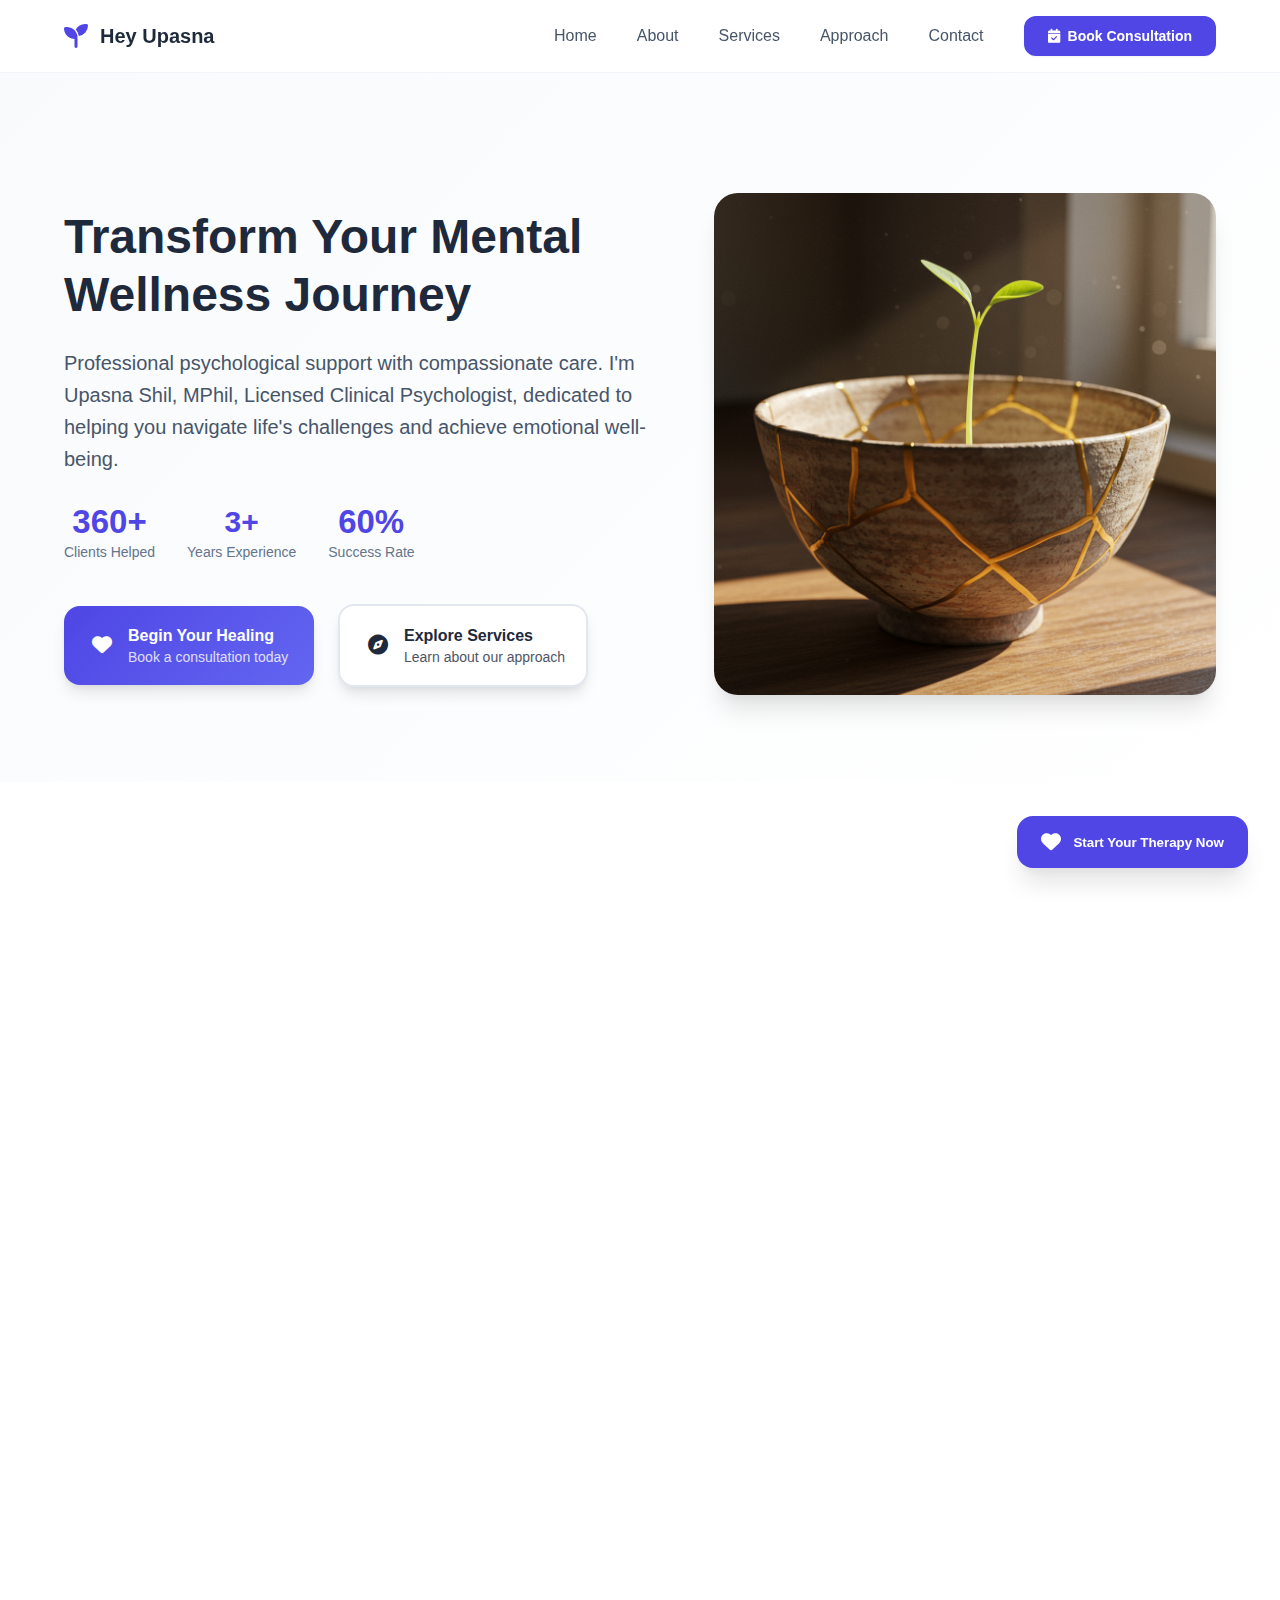
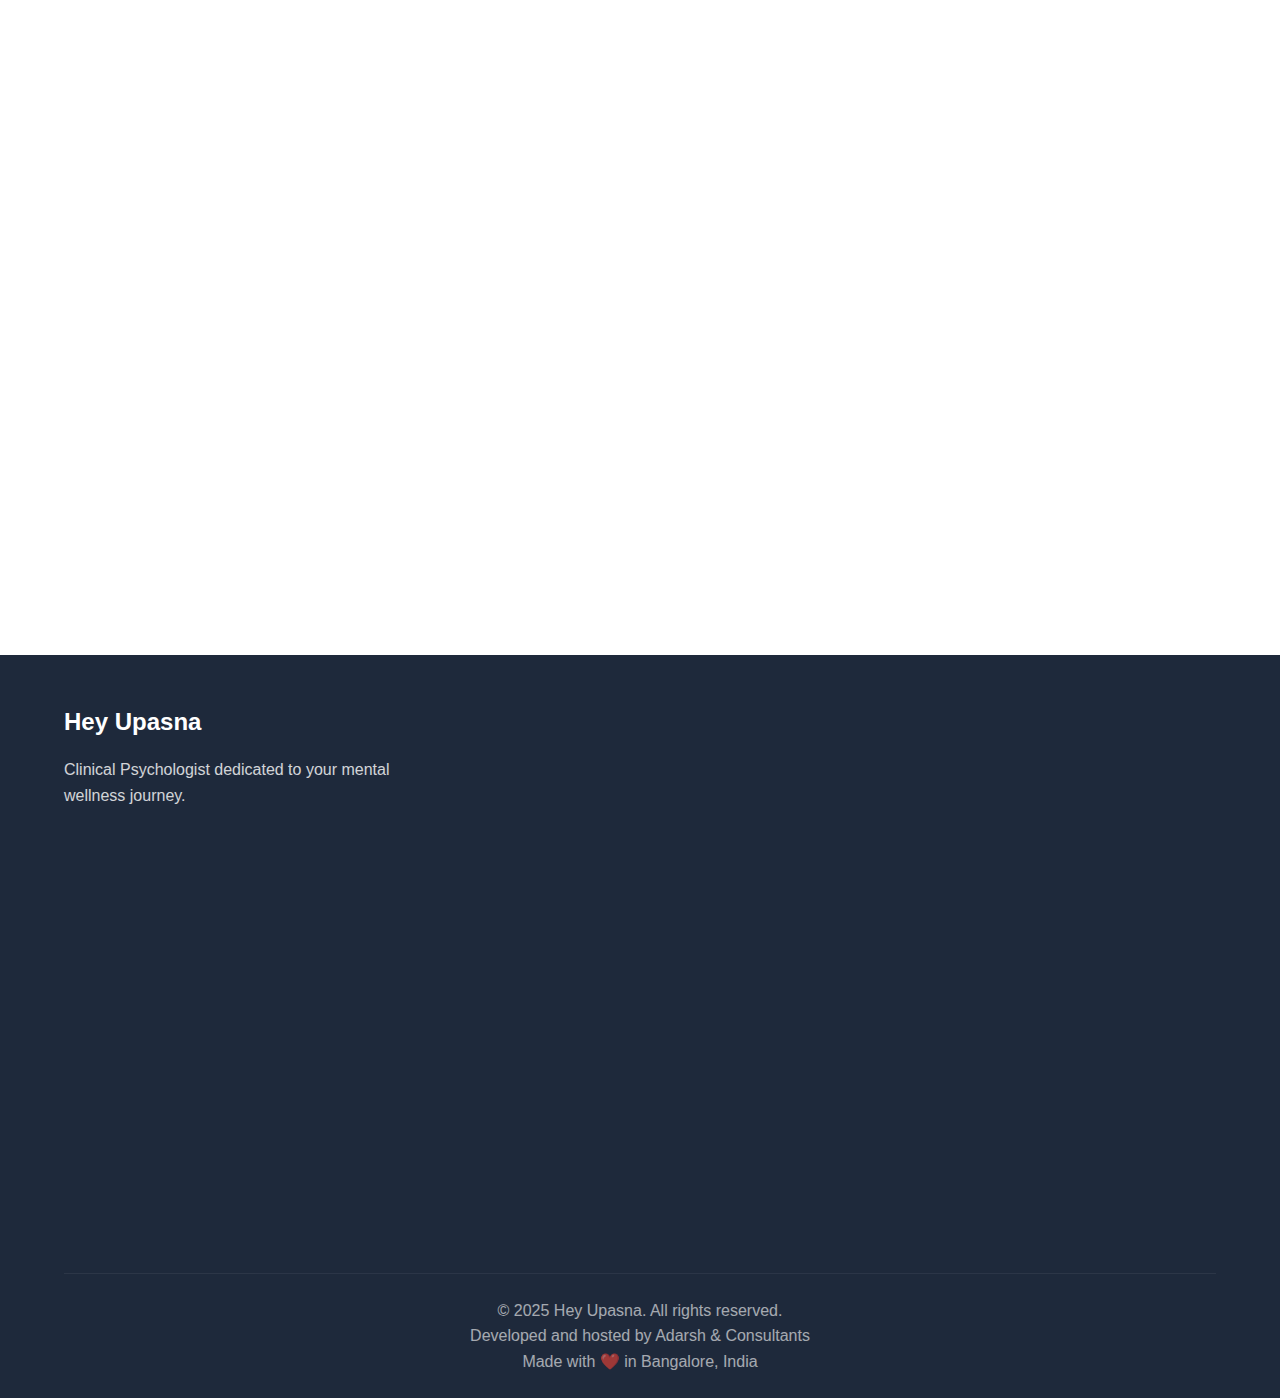
<file: index.html>
<!DOCTYPE html>
<html lang="en">
<head>
    <meta charset="UTF-8">
    <meta name="viewport" content="width=device-width, initial-scale=1.0">
    <title>Upasna Shil, MPhil - Clinical Psychologist | Mental Health Consultation</title>
    <meta name="description" content="Professional mental health services by Upasna Shil, MPhil Clinical Psychologist. Individual therapy, couples counseling, and psychological assessments.">
    <meta name="keywords" content="clinical psychologist, mental health, therapy, counseling, psychology, Pune, Maharashtra, anxiety, depression, relationship counseling">
    <meta name="author" content="Upasna Shil">
    <meta name="robots" content="index, follow">
    
    <!-- Open Graph / Social Media -->
    <meta property="og:type" content="website">
    <meta property="og:title" content="Upasna Shil, MPhil - Clinical Psychologist | Mental Health Consultation">
    <meta property="og:description" content="Professional mental health services by Upasna Shil, MPhil Clinical Psychologist. Individual therapy, couples counseling, and psychological assessments.">
    <meta property="og:url" content="https://upasna-psychology.com">
    <meta property="og:site_name" content="Upasna Shil Psychology">
    
    <!-- Twitter Card -->
    <meta name="twitter:card" content="summary_large_image">
    <meta name="twitter:title" content="Upasna Shil, MPhil - Clinical Psychologist">
    <meta name="twitter:description" content="Professional mental health services and psychological consultation.">
    
    <!-- Security Headers -->
    <meta http-equiv="X-Content-Type-Options" content="nosniff">
    <meta http-equiv="X-Frame-Options" content="DENY">
    <meta http-equiv="X-XSS-Protection" content="1; mode=block">
    <meta http-equiv="Referrer-Policy" content="strict-origin-when-cross-origin">
    <meta http-equiv="Content-Security-Policy" content="default-src 'self'; style-src 'self' 'unsafe-inline' https://fonts.googleapis.com https://cdnjs.cloudflare.com; font-src 'self' https://fonts.gstatic.com https://cdnjs.cloudflare.com; script-src 'self' 'unsafe-inline' https://formspree.io; connect-src 'self' https://formspree.io; img-src 'self' data:; frame-ancestors 'none';">
    
    <!-- Favicon & PWA -->
    <link rel="icon" type="image/x-icon" href="favicon.ico">
    <link rel="manifest" href="manifest.json">
    <meta name="theme-color" content="#8B5CF6">
    
    <!-- Fonts -->
    <link href="https://fonts.googleapis.com/css2?family=Inter:wght@300;400;500;600;700&display=swap" rel="stylesheet">
    
    <!-- Font Awesome -->
    <link rel="stylesheet" href="https://cdnjs.cloudflare.com/ajax/libs/font-awesome/6.4.0/css/all.min.css">
    
    <!-- Styles -->
    <link rel="stylesheet" href="css/styles.css">
</head>
<body>
    <!-- Navigation -->
    <nav class="navbar">
        <div class="container">
            <div class="nav-brand">
                <a href="#home">
                    <i class="fas fa-seedling"></i>
                    <span>Hey Upasna</span>
                </a>
            </div>
            <div class="nav-menu" id="navMenu" role="navigation" aria-label="Main navigation">
                <a href="#home" class="nav-link" aria-label="Navigate to home section">Home</a>
                <a href="#about" class="nav-link" aria-label="Navigate to about section">About</a>
                <a href="#services" class="nav-link" aria-label="Navigate to services section">Services</a>
                <a href="#approach" class="nav-link" aria-label="Navigate to approach section">Approach</a>
                <a href="#contact" class="nav-link" aria-label="Navigate to contact section">Contact</a>
                <button class="btn btn-primary" id="consultationBtn" aria-label="Open consultation booking form">
                    <i class="fas fa-calendar-check" aria-hidden="true"></i>
                    Book Consultation
                </button>
            </div>
            <div class="nav-toggle" id="navToggle">
                <span></span>
                <span></span>
                <span></span>
            </div>
        </div>
    </nav>

    <!-- Hero Section -->
    <section id="home" class="hero">
        <div class="container">
            <div class="hero-content">
                <div class="hero-text">
                    <h1>Transform Your Mental<br>Wellness Journey</h1>
                    <p class="hero-subtitle">Professional psychological support with compassionate care. I'm Upasna Shil, MPhil, Licensed Clinical Psychologist, dedicated to helping you navigate life's challenges and achieve emotional well-being.</p>
                    <div class="hero-stats">
                        <div class="stat">
                            <div class="stat-number">700+</div>
                            <div class="stat-label">Clients Helped</div>
                        </div>
                        <div class="stat">
                            <div class="stat-number">3+</div>
                            <div class="stat-label">Years Experience</div>
                        </div>
                        <div class="stat">
                            <div class="stat-number">97%</div>
                            <div class="stat-label">Success Rate</div>
                        </div>
                    </div>
                    <div class="hero-cta">
                        <button class="btn btn-primary btn-large btn-hero-primary" id="heroConsultationBtn">
                            <i class="fas fa-heart"></i>
                            <span class="btn-text">
                                <strong>Begin Your Healing</strong>
                                <small>Book a consultation today</small>
                            </span>
                        </button>
                        <a href="#services" class="btn btn-secondary btn-large btn-hero-secondary">
                            <i class="fas fa-compass"></i>
                            <span class="btn-text">
                                <strong>Explore Services</strong>
                                <small>Learn about our approach</small>
                            </span>
                        </a>
                    </div>
                </div>
                <div class="hero-image">
                    <img src="images/hero-kintsugi.png" alt="Healing and growth - Kintsugi bowl with sprouting plant symbolizing resilience and growth" loading="lazy">
                </div>
            </div>
        </div>
    </section>

    <!-- About Section -->
    <section id="about" class="about">
        <div class="container">
            <div class="section-header">
                <h2>About Upasna Shil</h2>
                <p>Dedicated to your mental health and emotional well-being</p>
            </div>
            <!-- Top Section: Text + Image -->
            <div class="about-intro">
                <div class="about-text">
                    <h3>Compassionate Care, Professional Excellence</h3>
                    <p>With an MPhil in Clinical Psychology and over 3+ years of experience, I specialize in providing evidence-based therapeutic interventions for individuals, couples, and families. My approach combines cognitive-behavioral techniques with mindfulness-based practices to create lasting positive change.</p>
                </div>
                <div class="about-image">
                    <img src="images/about-upasna.JPEG" alt="Upasna Shil, MPhil Clinical Psychologist" loading="lazy">
                </div>
            </div>

            <!-- Bottom Section: Qualifications + Expertise -->
            <div class="about-unified">
                <div class="credentials-section">
                    <h4>Qualifications & Certifications</h4>
                    <div class="credentials-grid">
                        <div class="credential-item"><i class="fas fa-graduation-cap"></i> MPhil Clinical Psychology</div>
                        <div class="credential-item"><i class="fas fa-certificate"></i> Licensed Clinical Psychologist</div>
                        <div class="credential-item"><i class="fas fa-award"></i> Certified CBT Practitioner</div>
                        <div class="credential-item"><i class="fas fa-heart"></i> Trauma-Informed Care Specialist</div>
                        <div class="credential-item"><i class="fas fa-rainbow"></i> Queer Affirmative Therapist</div>
                        <div class="credential-item"><i class="fas fa-brain"></i> Psycho Diagnostics Expert</div>
                    </div>
                </div>

                <div class="specializations-section">
                    <h4>Areas of Expertise</h4>
                    <div class="expertise-grid">
                        <div class="expertise-item"><i class="fas fa-brain"></i> Anxiety & Depression</div>
                        <div class="expertise-item"><i class="fas fa-heart-pulse"></i> Trauma Recovery</div>
                        <div class="expertise-item"><i class="fas fa-people-arrows"></i> Relationship Counseling</div>
                        <div class="expertise-item"><i class="fas fa-leaf"></i> Stress Management</div>
                        <div class="expertise-item"><i class="fas fa-spa"></i> Mindfulness Therapy</div>
                        <div class="expertise-item"><i class="fas fa-briefcase"></i> Career Counseling</div>
                        <div class="expertise-item"><i class="fas fa-stethoscope"></i> Psycho Diagnosis</div>
                        <div class="expertise-item"><i class="fas fa-child"></i> Child & Adolescent Therapy</div>
                        <div class="expertise-item"><i class="fas fa-moon"></i> Sleep & Behavioral Disorders</div>
                    </div>
                </div>
            </div>
        </div>
    </section>

    <!-- Services Section -->
    <section id="services" class="services">
        <div class="container">
            <div class="section-header">
                <h2>Therapeutic Services</h2>
                <p>Professional mental health support tailored to your needs</p>
            </div>
            <div class="services-grid">
                <div class="service-card" data-service-id="individual">
                    <div class="service-icon">
                        <i class="fas fa-user"></i>
                    </div>
                    <h3>Individual Therapy</h3>
                    <p>One-on-one sessions focused on your personal growth, healing, and emotional well-being through evidence-based therapeutic approaches.</p>
                    <div class="service-features">
                        <ul>
                            <li>Cognitive Behavioral Therapy (CBT)</li>
                            <li>Mindfulness-Based Interventions</li>
                            <li>Trauma-Focused Therapy</li>
                            <li>Solution-Focused Therapy</li>
                        </ul>
                    </div>
                    <div class="service-duration">
                        <i class="fas fa-clock"></i>
                        <span>50 minutes per session</span>
                    </div>
                </div>

                <div class="service-card" data-service-id="couples">
                    <div class="service-icon">
                        <i class="fas fa-heart"></i>
                    </div>
                    <h3>Couples Counseling</h3>
                    <p>Relationship therapy to strengthen communication, resolve conflicts, and build deeper emotional connections between partners.</p>
                    <div class="service-features">
                        <ul>
                            <li>Communication Skills Training</li>
                            <li>Conflict Resolution</li>
                            <li>Intimacy & Trust Building</li>
                            <li>Pre-marital Counseling</li>
                        </ul>
                    </div>
                    <div class="service-duration">
                        <i class="fas fa-clock"></i>
                        <span>60 minutes per session</span>
                    </div>
                </div>

                <div class="service-card" data-service-id="assessment">
                    <div class="service-icon">
                        <i class="fas fa-clipboard-check"></i>
                    </div>
                    <h3>Psychological Assessment</h3>
                    <p>Comprehensive evaluations to understand your mental health needs and develop personalized treatment plans.</p>
                    <div class="service-features">
                        <ul>
                            <li>Diagnostic Assessments</li>
                            <li>Personality Testing</li>
                            <li>Cognitive Evaluations</li>
                            <li>Treatment Planning</li>
                        </ul>
                    </div>
                    <div class="service-duration">
                        <i class="fas fa-clock"></i>
                        <span>90-120 minutes</span>
                    </div>
                </div>

                <div class="service-card" data-service-id="group">
                    <div class="service-icon">
                        <i class="fas fa-users"></i>
                    </div>
                    <h3>Group Therapy</h3>
                    <p>Supportive group sessions that foster healing through shared experiences and peer support in a safe environment.</p>
                    <div class="service-features">
                        <ul>
                            <li>Anxiety Support Groups</li>
                            <li>Depression Recovery Groups</li>
                            <li>Mindfulness Workshops</li>
                            <li>Stress Management Groups</li>
                        </ul>
                    </div>
                    <div class="service-duration">
                        <i class="fas fa-clock"></i>
                        <span>75 minutes per session</span>
                    </div>
                </div>

                <div class="service-card" data-service-id="online">
                    <div class="service-icon">
                        <i class="fas fa-laptop"></i>
                    </div>
                    <h3>Online Therapy</h3>
                    <p>Convenient and secure virtual therapy sessions from the comfort of your home, maintaining the same quality of care.</p>
                    <div class="service-features">
                        <ul>
                            <li>Video Conferencing</li>
                            <li>Secure Platform</li>
                            <li>Flexible Scheduling</li>
                            <li>Same Quality Care</li>
                        </ul>
                    </div>
                    <div class="service-duration">
                        <i class="fas fa-clock"></i>
                        <span>50 minutes per session</span>
                    </div>
                </div>

                <div class="service-card" data-service-id="child">
                    <div class="service-icon">
                        <i class="fas fa-child"></i>
                    </div>
                    <h3>Child Therapy</h3>
                    <p>Specialized therapeutic support for children and adolescents, addressing developmental, emotional, and behavioral challenges through age-appropriate interventions.</p>
                    <div class="service-features">
                        <ul>
                            <li>Play Therapy Techniques</li>
                            <li>Behavioral Interventions</li>
                            <li>Family Involvement</li>
                            <li>School Consultation</li>
                        </ul>
                    </div>
                    <div class="service-duration">
                        <i class="fas fa-clock"></i>
                        <span>45 minutes per session</span>
                    </div>
                </div>

                <div class="service-card" data-service-id="sel">
                    <div class="service-icon">
                        <i class="fas fa-graduation-cap"></i>
                    </div>
                    <h3>Social-Emotional Learning (SEL)</h3>
                    <p>Comprehensive programs to develop emotional intelligence, social skills, and self-awareness for individuals and groups of all ages.</p>
                    <div class="service-features">
                        <ul>
                            <li>Emotional Regulation Skills</li>
                            <li>Social Skills Training</li>
                            <li>Self-Awareness Development</li>
                            <li>Relationship Building</li>
                        </ul>
                    </div>
                    <div class="service-duration">
                        <i class="fas fa-clock"></i>
                        <span>60 minutes per session</span>
                    </div>
                </div>

                <div class="service-card">
                    <div class="service-icon">
                        <i class="fas fa-briefcase"></i>
                    </div>
                    <h3>Workplace Wellness</h3>
                    <p>Corporate mental health programs and workshops to promote employee well-being and organizational mental health.</p>
                    <div class="service-features">
                        <ul>
                            <li>Stress Management Workshops</li>
                            <li>Team Building Sessions</li>
                            <li>Burnout Prevention</li>
                            <li>Mental Health Training</li>
                        </ul>
                    </div>
                    <div class="service-duration">
                        <i class="fas fa-clock"></i>
                        <span>Customized duration</span>
                    </div>
                </div>
            </div>
        </div>
    </section>

    <!-- Approach Section -->
    <section id="approach" class="approach">
        <div class="container">
            <div class="section-header">
                <h2>My Scientific Approach</h2>
                <p>Evidence-based methods combined with compassionate care</p>
            </div>
            <div class="approach-content">
                <div class="approach-steps">
                    <div class="step">
                        <div class="step-number">01</div>
                        <div class="step-content">
                            <h3>Initial Assessment</h3>
                            <p>We begin with a comprehensive evaluation to understand your unique challenges, strengths, and goals for therapy.</p>
                        </div>
                    </div>
                    <div class="step">
                        <div class="step-number">02</div>
                        <div class="step-content">
                            <h3>Personalized Treatment Plan</h3>
                            <p>Based on your assessment, I create a tailored treatment plan using evidence-based therapeutic approaches.</p>
                        </div>
                    </div>
                    <div class="step">
                        <div class="step-number">03</div>
                        <div class="step-content">
                            <h3>Active Therapy Process</h3>
                            <p>Through regular sessions, we work collaboratively to implement strategies and track your progress toward healing.</p>
                        </div>
                    </div>
                    <div class="step">
                        <div class="step-number">04</div>
                        <div class="step-content">
                            <h3>Analysis & Reports</h3>
                            <p>Receive detailed psychological reports and analysis of your progress, including diagnostic insights and treatment outcomes.</p>
                        </div>
                    </div>
                    <div class="step">
                        <div class="step-number">05</div>
                        <div class="step-content">
                            <h3>Continued Support</h3>
                            <p>As you grow stronger, we focus on maintaining progress and developing long-term coping strategies.</p>
                        </div>
                    </div>
                </div>
            </div>
        </div>
    </section>

    <!-- CTA Section -->
    <section class="cta">
        <div class="container">
            <div class="cta-content">
                <h2>Ready to Begin Your Healing Journey?</h2>
                <p>Take the first step towards better mental health. Book a consultation today and start your path to emotional well-being.</p>
                <button class="btn btn-primary btn-large" id="ctaConsultationBtn">
                    <i class="fas fa-calendar-plus"></i>
                    Schedule Your Consultation
                </button>
            </div>
        </div>
    </section>

    <!-- Contact Section -->
    <section id="contact" class="contact">
        <div class="container">
            <div class="section-header">
                <h2>Get in Touch</h2>
                <p>I'm here to support you on your journey to mental wellness</p>
            </div>
            <div class="contact-content">
                <div class="contact-info">
                    <div class="contact-item">
                        <div class="contact-icon">
                            <i class="fas fa-map-marker-alt"></i>
                        </div>
                        <div class="contact-details">
                            <h4>Office Location</h4>
                            <p>Pune, Maharashtra</p>
                        </div>
                    </div>
                    <a href="tel:+918484846980" class="contact-item clickable">
                        <div class="contact-icon">
                            <i class="fas fa-phone"></i>
                        </div>
                        <div class="contact-details">
                            <h4>Phone</h4>
                            <p>+91 84848 46980</p>
                        </div>
                    </a>
                    <a href="mailto:consult@heyupasna.in" class="contact-item clickable">
                        <div class="contact-icon">
                            <i class="fas fa-envelope"></i>
                        </div>
                        <div class="contact-details">
                            <h4>Email</h4>
                            <p>consult@heyupasna.in</p>
                        </div>
                    </a>
                    <a href="https://wa.me/918484846980" target="_blank" class="contact-item clickable">
                        <div class="contact-icon">
                            <i class="fab fa-whatsapp"></i>
                        </div>
                        <div class="contact-details">
                            <h4>WhatsApp</h4>
                            <p>+91 84848 46980</p>
                        </div>
                    </a>
                    <div class="contact-item">
                        <div class="contact-icon">
                            <i class="fas fa-clock"></i>
                        </div>
                        <div class="contact-details">
                            <h4>Consulting Hours</h4>
                            <p>Monday - Friday: 9:00 AM - 6:00 PM<br>Saturday: 10:00 AM - 2:00 PM<br>Sunday: Closed</p>
                        </div>
                    </div>
                </div>
            </div>
        </div>
    </section>

    <!-- Newsletter Section -->
    <section class="newsletter">
        <div class="container">
            <div class="newsletter-content">
                <div class="newsletter-text">
                    <h2>Stay Connected with Mental Wellness Insights</h2>
                    <p>Subscribe to receive monthly tips, mental health resources, and updates on new services. Join our community of individuals committed to mental wellness.</p>
                    <div class="newsletter-benefits">
                        <div class="benefit">
                            <i class="fas fa-brain"></i>
                            <span>Mental Health Tips</span>
                        </div>
                        <div class="benefit">
                            <i class="fas fa-book-open"></i>
                            <span>Wellness Resources</span>
                        </div>
                        <div class="benefit">
                            <i class="fas fa-calendar-alt"></i>
                            <span>Workshop Updates</span>
                        </div>
                        <div class="benefit">
                            <i class="fas fa-heart"></i>
                            <span>Self-Care Strategies</span>
                        </div>
                    </div>
                </div>
                <div class="newsletter-form">
                    <form id="newsletterForm" action="https://formspree.io/f/xanpwgoy" method="POST">
                        <input type="hidden" name="_subject" value="Newsletter Subscription - Upasna Shil">
                        <input type="hidden" name="source" value="Newsletter Signup">
                        <input type="hidden" name="_next" value="#">
                        <!-- Honeypot field for spam protection -->
                        <input type="text" name="bot-field" style="display: none;" tabindex="-1" autocomplete="off">
                        
                        <div class="newsletter-input-group">
                            <div class="input-row">
                                <div class="form-group">
                                    <input type="text" id="newsletter-name" name="name" placeholder="Your Name" required>
                                </div>
                                <div class="form-group">
                                    <input type="email" id="newsletter-email" name="email" placeholder="Your Email Address" required>
                                </div>
                            </div>
                            <div class="form-group">
                                <select id="newsletter-interest" name="interest">
                                    <option value="">What interests you most? (Optional)</option>
                                    <option value="Anxiety Management">Anxiety Management</option>
                                    <option value="Depression Support">Depression Support</option>
                                    <option value="Relationship Health">Relationship Health</option>
                                    <option value="Stress Reduction">Stress Reduction</option>
                                    <option value="Mindfulness Practices">Mindfulness Practices</option>
                                    <option value="Career Wellness">Career Wellness</option>
                                    <option value="General Mental Health">General Mental Health</option>
                                </select>
                            </div>
                        </div>
                        
                        <button type="submit" class="btn btn-primary btn-large" id="newsletterSubmitBtn">
                            <i class="fas fa-paper-plane"></i>
                            <span class="btn-text">Subscribe to Newsletter</span>
                            <span class="btn-loading" style="display: none;">
                                <i class="fas fa-spinner fa-spin"></i>
                                Subscribing...
                            </span>
                        </button>
                        
                        <div class="newsletter-privacy">
                            <small>
                                <i class="fas fa-lock"></i>
                                We respect your privacy. Unsubscribe at any time. No spam, just valuable mental health insights.
                            </small>
                        </div>
                    </form>
                    
                    <!-- Newsletter Success State -->
                    <div id="newsletterSuccessState" style="display: none;">
                        <div class="success-content">
                            <div class="success-icon">
                                <i class="fas fa-check-circle"></i>
                            </div>
                            <h3>Welcome to Our Mental Wellness Community!</h3>
                            <p>Thank you for subscribing. You'll receive your first newsletter with valuable mental health insights soon.</p>
                            <button class="btn btn-outline" id="newsletterReturnBtn">
                                <i class="fas fa-arrow-left"></i>
                                Continue Browsing
                            </button>
                        </div>
                    </div>
                </div>
            </div>
        </div>
    </section>

    <!-- Footer -->
    <footer class="footer">
        <div class="container">
            <div class="footer-content">
                <div class="footer-brand">
                    <h3>Hey Upasna</h3>
                    <p>Clinical Psychologist dedicated to your mental wellness journey.</p>
                </div>
                <div class="footer-links">
                    <div class="footer-column">
                        <h4>Services</h4>
                        <ul>
                            <li><a href="#services" data-service="individual">Individual Therapy</a></li>
                            <li><a href="#services" data-service="couples">Couples Counseling</a></li>
                            <li><a href="#services" data-service="assessment">Psychological Assessment</a></li>
                            <li><a href="#services" data-service="group">Group Therapy</a></li>
                            <li><a href="#services" data-service="online">Online Therapy</a></li>
                            <li><a href="#services" data-service="child">Child Therapy</a></li>
                            <li><a href="#services" data-service="sel">Social-Emotional Learning</a></li>
                        </ul>
                    </div>
                    <div class="footer-column">
                        <h4>Resources</h4>
                        <ul>
                            <li><a href="#approach">Treatment Approach</a></li>
                            <li><a href="#about">About Upasna</a></li>
                            <li><a href="#contact">Contact</a></li>
                        </ul>
                    </div>
                    <div class="footer-column">
                        <h4>Legal</h4>
                        <ul>
                            <li><a href="#" id="privacyPolicyLink">Privacy Policy</a></li>
                            <li><a href="#" id="refundPolicyLink">Refund Policy</a></li>
                            <li><a href="#" id="termsServiceLink">Terms of Service</a></li>
                        </ul>
                    </div>
                </div>
            </div>
            <div class="footer-bottom">
                <p>&copy; 2025 Hey Upasna. All rights reserved.<br>Developed and hosted by Adarsh & Consultants<br>Made with ❤️ in Bangalore, India</p>
            </div>
        </div>
    </footer>

    <!-- Consultation Modal -->
    <div class="modal" id="consultationModal">
        <div class="modal-overlay"></div>
        <div class="modal-content">
            <div class="modal-header">
                <h2>Book Your Consultation</h2>
                <button class="modal-close" id="modalClose">
                    <i class="fas fa-times"></i>
                </button>
            </div>
            <div class="modal-body">
                    <p>Please fill out this form to request a consultation. I'll review the details and reach out to you in 24-48 hours for an in-depth discovery call about your concerns and scope of service.</p>
                    <form id="consultationForm" action="https://formspree.io/f/xanpwznp" method="POST">
                    <input type="hidden" name="_subject" value="New Consultation Request - Upasna Shil">
                    <input type="hidden" name="source" value="Psychology Practice Website">
                    <input type="hidden" name="_next" value="#">

                    <div class="form-grid">
                        <!-- Left Column -->
                        <div class="form-column">
                            <div class="form-group">
                                <label for="fullName">Full Name *</label>
                                <input type="text" id="fullName" name="fullName" placeholder="Your full name" required minlength="2" maxlength="80">
                            </div>
                            
                            <div class="form-group">
                                <label for="phone">Phone Number *</label>
                                <input type="tel" id="phone" name="phone" placeholder="+91 98765 43210" required>
                            </div>
                            
                            <div class="form-group">
                                <label for="profession">Profession *</label>
                                <input type="text" id="profession" name="profession" placeholder="e.g., Software Engineer, Teacher, Student" required maxlength="100">
                            </div>
                            
                            <div class="form-group">
                                <label for="age">Age *</label>
                                <input type="number" id="age" name="age" placeholder="25" min="16" max="100" required>
                            </div>
                            
                            <div class="form-group">
                                <label for="urgency">Urgency Level *</label>
                                <select id="urgency" name="urgency" required>
                                    <option value="">Select urgency</option>
                                    <option value="Immediate (Crisis)">Immediate (Crisis)</option>
                                    <option value="Within a week">Within a week</option>
                                    <option value="Within 2-3 weeks">Within 2-3 weeks</option>
                                    <option value="Within a month">Within a month</option>
                                </select>
                            </div>
                        </div>
                        
                        <!-- Right Column -->
                        <div class="form-column">
                            <div class="form-group">
                                <label for="email">Email Address *</label>
                                <input type="email" id="email" name="email" placeholder="your.email@example.com" required>
                            </div>
                            
                            <div class="form-group">
                                <label for="sessionType">Preferred Session Type *</label>
                                <select id="sessionType" name="sessionType" required>
                                    <option value="">Select preference</option>
                                    <option value="In-person">In-person</option>
                                    <option value="Online (Video)">Online (Video)</option>
                                    <option value="Either">Either</option>
                                </select>
                            </div>
                            
                            <div class="form-group">
                                <label for="previousTherapy">Previous Therapy Experience *</label>
                                <select id="previousTherapy" name="previousTherapy" required>
                                    <option value="">Select experience</option>
                                    <option value="First time">First time</option>
                                    <option value="Some experience">Some experience</option>
                                    <option value="Extensive experience">Extensive experience</option>
                                </select>
                            </div>
                            
                            <div class="form-group">
                                <label for="referral">How did you hear about me? *</label>
                                <select id="referral" name="referral" required>
                                    <option value="">Select source</option>
                                    <option value="Google Search">Google Search</option>
                                    <option value="Social Media">Social Media</option>
                                    <option value="Friend/Family Referral">Friend/Family Referral</option>
                                    <option value="Healthcare Provider">Healthcare Provider</option>
                                    <option value="Other">Other</option>
                                </select>
                            </div>
                            
                            <div class="form-group" id="referralOtherGroup" style="display: none;">
                                <label for="referralOther">Please specify</label>
                                <input type="text" id="referralOther" name="referralOther" placeholder="How you heard about me">
                            </div>
                        </div>
                    </div>

                    <!-- Full-width rows -->
                    <div class="form-group">
                        <label for="concerns">Primary Concerns *</label>
                        <textarea id="concerns" name="concerns" rows="4" placeholder="Please describe what brings you to therapy. Include any symptoms, life challenges, or goals you'd like to work on." required minlength="20" maxlength="1200"></textarea>
                        <div class="char-counter">
                            <span id="charCount">0</span> / 1200
                        </div>
                        <div class="helper-text">Please describe your concerns, symptoms, triggers, and what you hope to achieve through therapy.</div>
                    </div>

                    <div class="form-row">
                        <div class="form-group">
                            <label for="serviceInterest">Service Interest *</label>
                            <select id="serviceInterest" name="serviceInterest" required>
                                <option value="">Select service</option>
                                <option value="Individual Therapy">Individual Therapy</option>
                                <option value="Couples Counseling">Couples Counseling</option>
                                <option value="Group Therapy">Group Therapy</option>
                                <option value="Psychological Assessment">Psychological Assessment</option>
                                <option value="Online Therapy">Online Therapy</option>
                                <option value="Not sure">Not sure</option>
                            </select>
                        </div>
                        
                        <div class="form-group">
                            <label for="timePreference">Preferred Time</label>
                            <select id="timePreference" name="timePreference">
                                <option value="">Select preference</option>
                                <option value="Morning (9 AM - 12 PM)">Morning (9 AM - 12 PM)</option>
                                <option value="Afternoon (12 PM - 5 PM)">Afternoon (12 PM - 5 PM)</option>
                                <option value="Evening (5 PM - 8 PM)">Evening (5 PM - 8 PM)</option>
                                <option value="Flexible">Flexible</option>
                            </select>
                        </div>
                    </div>

                    <div class="privacy-note">
                        By submitting this form, you agree to our Privacy Policy and consent to being contacted about your mental health consultation. Your info is private and confidential and data is encrypted.
                    </div>

                    <button type="submit" class="btn btn-primary btn-full" id="submitBtn">
                        <span class="btn-text">Submit</span>
                        <span class="btn-loading" style="display: none;">
                            <i class="fas fa-spinner fa-spin"></i>
                            Sending…
                        </span>
                    </button>
                    
                </form>
                
                <!-- Success State -->
                <div id="successState" style="display: none;">
                    <div class="success-content">
                        <div class="success-icon">
                            <i class="fas fa-check-circle"></i>
                        </div>
                        <h3>Thank you — I'll review your request and respond within 48–72 hours.</h3>
                        <p>If you selected immediate urgency, you'll be prioritized. I'll email you a summary of this request shortly and provide next steps for your mental health journey.</p>
                        <div class="success-actions">
                            <a href="tel:+919876543210" class="btn btn-secondary">
                                <i class="fas fa-phone"></i>
                                Call for Urgent Matters
                            </a>
                            <button class="btn btn-outline" id="returnToWebsite">
                                <i class="fas fa-arrow-left"></i>
                                Return to Website
                            </button>
                        </div>
                    </div>
                </div>
            </div>
        </div>
    </div>

    <!-- Floating Consultation Button -->
    <div class="floating-consultation" id="floatingConsultation">
        <button class="floating-btn">
            <i class="fas fa-heart"></i>
            <span>Start Your Therapy Now</span>
        </button>
    </div>

    <!-- Success Toast Notification -->
    <div id="successToast" class="toast-notification" role="alert" aria-live="polite">
        <div class="toast-content">
            <i class="fas fa-check-circle" aria-hidden="true"></i>
            <span>Thank you! I'll review your details and get back to you within 24-48 hours.</span>
        </div>
    </div>

    <!-- Policy Modals -->
    <!-- Privacy Policy Modal -->
    <div id="privacyPolicyModal" class="modal policy-modal" tabindex="-1" role="dialog">
        <div class="modal-content policy-modal-content">
            <div class="modal-header">
                <h2>Privacy Policy</h2>
                <button class="close-btn" aria-label="Close Privacy Policy">
                    <i class="fas fa-times"></i>
                </button>
            </div>
            <div class="modal-body policy-modal-body">
                <div class="policy-content">
                    <p><strong>Last Updated:</strong> September 25, 2025</p>
                    
                    <h3>1. Information We Collect</h3>
                    <p>We collect information you provide directly to us, including:</p>
                    <ul>
                        <li>Personal details (name, email, phone number)</li>
                        <li>Health information relevant to therapy sessions</li>
                        <li>Session notes and treatment records</li>
                        <li>Communication preferences</li>
                    </ul>

                    <h3>2. How We Use Your Information</h3>
                    <p>Your information is used to:</p>
                    <ul>
                        <li>Provide professional psychological services</li>
                        <li>Maintain treatment records as required by law</li>
                        <li>Communicate about appointments and treatment</li>
                        <li>Comply with legal and regulatory requirements</li>
                    </ul>

                    <h3>3. Data Protection (India)</h3>
                    <p>We comply with the Digital Personal Data Protection Act, 2023 and maintain:</p>
                    <ul>
                        <li>Strict confidentiality of all client information</li>
                        <li>Secure storage of digital and physical records</li>
                        <li>Limited access to authorized personnel only</li>
                        <li>Regular security audits and updates</li>
                    </ul>

                    <h3>4. Information Sharing</h3>
                    <p>We do not share your information except:</p>
                    <ul>
                        <li>With your explicit written consent</li>
                        <li>When required by law or court order</li>
                        <li>In case of imminent danger to self or others</li>
                        <li>For insurance claims (with your consent)</li>
                    </ul>

                    <h3>5. Your Rights</h3>
                    <p>Under Indian data protection laws, you have the right to:</p>
                    <ul>
                        <li>Access your personal data</li>
                        <li>Correct inaccurate information</li>
                        <li>Request data deletion (subject to legal requirements)</li>
                        <li>Withdraw consent for data processing</li>
                    </ul>

                    <h3>6. Contact Information</h3>
                    <p>For privacy concerns, contact us at: <strong>consult@heyupasna.in</strong></p>
                </div>
            </div>
        </div>
    </div>

    <!-- Refund Policy Modal -->
    <div id="refundPolicyModal" class="modal policy-modal" tabindex="-1" role="dialog">
        <div class="modal-content policy-modal-content">
            <div class="modal-header">
                <h2>Refund Policy</h2>
                <button class="close-btn" aria-label="Close Refund Policy">
                    <i class="fas fa-times"></i>
                </button>
            </div>
            <div class="modal-body policy-modal-body">
                <div class="policy-content">
                    <p><strong>Last Updated:</strong> September 25, 2025</p>
                    
                    <h3>1. Session Cancellations</h3>
                    <ul>
                        <li><strong>24+ hours notice:</strong> Full refund or rescheduling</li>
                        <li><strong>12-24 hours notice:</strong> 50% refund or rescheduling</li>
                        <li><strong>Less than 12 hours:</strong> No refund (emergency exceptions considered)</li>
                    </ul>

                    <h3>2. Package Refunds</h3>
                    <ul>
                        <li>Unused sessions: Prorated refund available</li>
                        <li><strong>After 2 sessions: No refunds available</strong></li>
                        <li>Sessions 1-2 only: Full refund for remaining sessions with 24-hour notice</li>
                    </ul>

                    <h3>3. Assessment Services</h3>
                    <ul>
                        <li>Once assessment begins: No refund</li>
                        <li>Before assessment starts: Full refund with 48-hour notice</li>
                        <li>Report delivery delays: 20% discount on next service</li>
                    </ul>

                    <h3>4. Emergency Situations</h3>
                    <p>Full refunds considered for:</p>
                    <ul>
                        <li>Medical emergencies (documentation required)</li>
                        <li>Therapist unavailability</li>
                        <li>Technical issues preventing online sessions</li>
                    </ul>

                    <h3>5. Refund Processing</h3>
                    <ul>
                        <li>Processed within 7-10 business days</li>
                        <li>Refunded to original payment method</li>
                        <li>Bank processing may take additional 3-5 days</li>
                    </ul>

                    <h3>6. Contact for Refunds</h3>
                    <p>Email: <strong>consult@heyupasna.in</strong> | Phone: <strong>+91 8484846980</strong></p>
                </div>
            </div>
        </div>
    </div>

    <!-- Terms of Service Modal -->
    <div id="termsServiceModal" class="modal policy-modal" tabindex="-1" role="dialog">
        <div class="modal-content policy-modal-content">
            <div class="modal-header">
                <h2>Terms of Service</h2>
                <button class="close-btn" aria-label="Close Terms of Service">
                    <i class="fas fa-times"></i>
                </button>
            </div>
            <div class="modal-body policy-modal-body">
                <div class="policy-content">
                    <p><strong>Last Updated:</strong> September 25, 2025</p>
                    
                    <h3>1. Professional Services</h3>
                    <p>Hey Upasna provides professional psychological services including:</p>
                    <ul>
                        <li>Individual and couples therapy</li>
                        <li>Psychological assessments</li>
                        <li>Group therapy sessions</li>
                        <li>Online counseling services</li>
                    </ul>

                    <h3>2. Client Responsibilities</h3>
                    <ul>
                        <li>Provide accurate information</li>
                        <li>Attend scheduled appointments</li>
                        <li>Follow treatment recommendations</li>
                        <li>Maintain confidentiality of other clients</li>
                        <li>Pay fees as agreed</li>
                    </ul>

                    <h3>3. Therapist Responsibilities</h3>
                    <ul>
                        <li>Maintain professional standards</li>
                        <li>Ensure confidentiality</li>
                        <li>Provide evidence-based treatment</li>
                        <li>Respect client autonomy and dignity</li>
                        <li>Maintain appropriate boundaries</li>
                    </ul>

                    <h3>4. Confidentiality</h3>
                    <p>All sessions are confidential except in cases of:</p>
                    <ul>
                        <li>Risk of harm to self or others</li>
                        <li>Child abuse or neglect</li>
                        <li>Court-ordered disclosure</li>
                        <li>Client's written consent</li>
                    </ul>

                    <h3>5. Emergency Situations</h3>
                    <p>For mental health emergencies:</p>
                    <ul>
                        <li>Emergency services: <strong>112</strong></li>
                        <li>Visit nearest hospital emergency room</li>
                        <li>KIRAN Mental Health Helpline: <strong>1800-599-0019</strong> (24/7)</li>
                        <li>Vandrevala Foundation: <strong>9999-666-555</strong> (24/7)</li>
                        <li>AASRA Suicide Prevention: <strong>91-9820466726</strong> (24/7)</li>
                        <li>iCALL Psychosocial Support: <strong>022-25521111</strong> (Mon-Sat, 10 AM-8 PM)</li>
                    </ul>

                    <h3>6. Limitation of Liability</h3>
                    <p>Services are provided in accordance with professional standards. Results may vary, and therapy requires active participation from the client.</p>

                    <h3>7. Governing Law</h3>
                    <p>These terms are governed by Indian law and regulations of the Rehabilitation Council of India (RCI).</p>

                    <h3>8. Contact Information</h3>
                    <p>Questions: <strong>consult@heyupasna.in</strong> | <strong>+91 8484846980</strong></p>
                </div>
            </div>
        </div>
    </div>

    <!-- Scripts -->
    <script src="js/main.js"></script>
</body>
</html>
<!-- Fresh deployment trigger - Fri Sep 26 07:26:44 IST 2025 -->
</file>
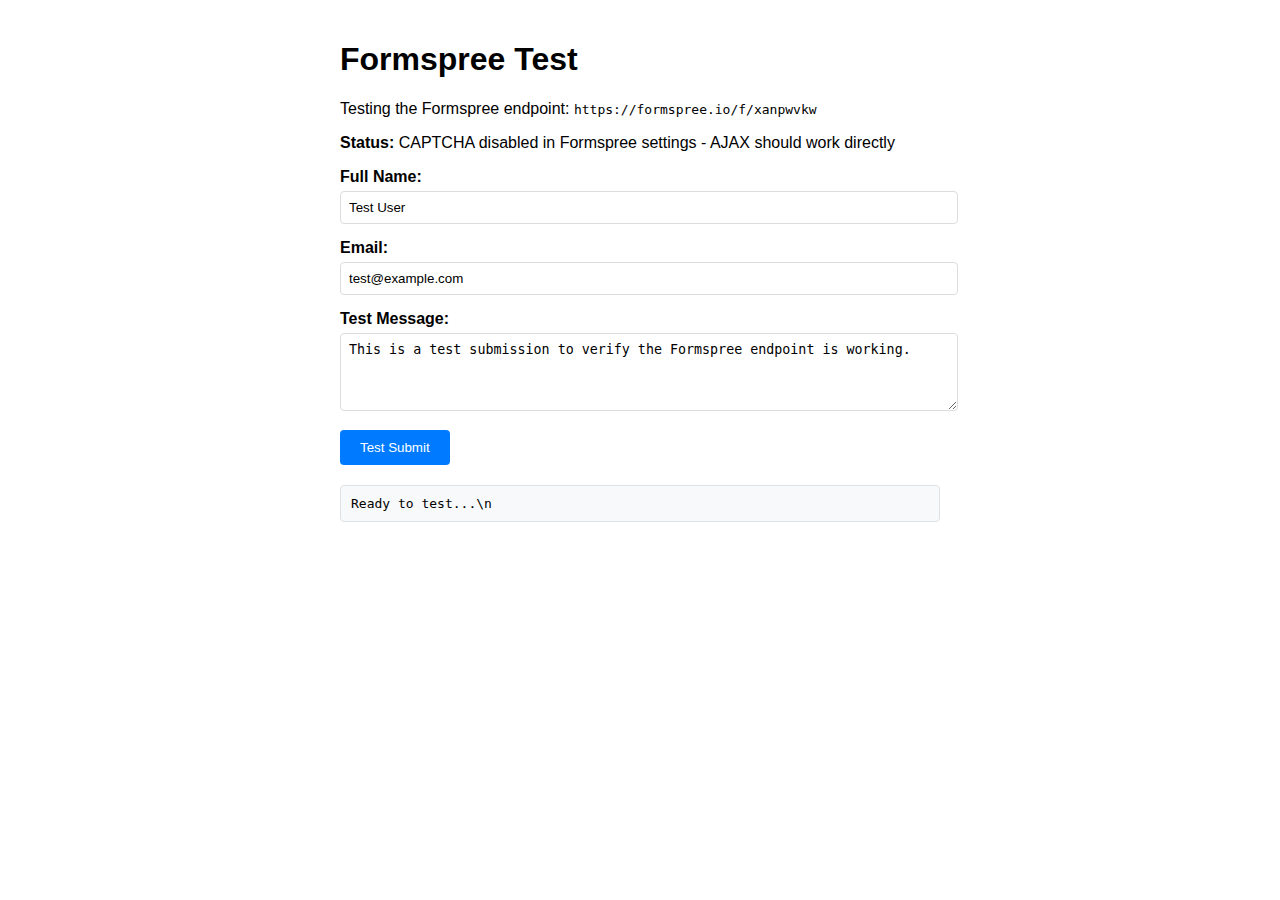
<file: test-formspree.html>
<!DOCTYPE html>
<html lang="en">
<head>
    <meta charset="UTF-8">
    <meta name="viewport" content="width=device-width, initial-scale=1.0">
    <title>Formspree Test</title>
    <style>
        body { font-family: Arial, sans-serif; padding: 20px; max-width: 600px; margin: 0 auto; }
        .form-group { margin-bottom: 15px; }
        label { display: block; margin-bottom: 5px; font-weight: bold; }
        input, textarea { width: 100%; padding: 8px; border: 1px solid #ddd; border-radius: 4px; }
        button { background: #007bff; color: white; padding: 10px 20px; border: none; border-radius: 4px; cursor: pointer; }
        button:disabled { background: #ccc; }
        .log { background: #f8f9fa; border: 1px solid #dee2e6; border-radius: 4px; padding: 10px; margin-top: 20px; font-family: monospace; white-space: pre-wrap; }
    </style>
</head>
<body>
    <h1>Formspree Test</h1>
    <p>Testing the Formspree endpoint: <code>https://formspree.io/f/xanpwvkw</code></p>
    <p><strong>Status:</strong> CAPTCHA disabled in Formspree settings - AJAX should work directly</p>
    
    <form id="testForm">
        <div class="form-group">
            <label for="fullName">Full Name:</label>
            <input type="text" id="fullName" name="fullName" value="Test User" required>
        </div>
        
        <div class="form-group">
            <label for="email">Email:</label>
            <input type="email" id="email" name="email" value="test@example.com" required>
        </div>
        
        <div class="form-group">
            <label for="message">Test Message:</label>
            <textarea id="message" name="message" rows="4" required>This is a test submission to verify the Formspree endpoint is working.</textarea>
        </div>
        
        <button type="submit" id="submitBtn">Test Submit</button>
    </form>
    
    <div id="log" class="log">Ready to test...\n</div>

    <script>
        const form = document.getElementById('testForm');
        const submitBtn = document.getElementById('submitBtn');
        const log = document.getElementById('log');
        
        function addLog(message) {
            log.textContent += new Date().toLocaleTimeString() + ': ' + message + '\n';
            log.scrollTop = log.scrollHeight;
        }
        
        form.addEventListener('submit', async (e) => {
            e.preventDefault();
            
            submitBtn.disabled = true;
            submitBtn.textContent = 'Testing...';
            
            addLog('Starting Formspree test...');
            
            try {
                const formData = new FormData(form);
                
                // Add Formspree fields
                formData.set('_subject', 'Formspree Test Submission');
                formData.set('_replyto', formData.get('email'));
                
                addLog('Sending to: https://formspree.io/f/xanpwvkw');
                addLog('Data being sent:');
                for (let [key, value] of formData.entries()) {
                    addLog(`  ${key}: ${value}`);
                }
                
                const response = await fetch('https://formspree.io/f/xanpwvkw', {
                    method: 'POST',
                    body: formData,
                    headers: {
                        'Accept': 'application/json'
                    }
                });
                
                addLog(`Response status: ${response.status}`);
                addLog(`Response ok: ${response.ok}`);
                
                const responseText = await response.text();
                addLog(`Response body: ${responseText}`);
                
                if (response.ok) {
                    addLog('✅ SUCCESS: Form submitted to Formspree!');
                    alert('Test successful! Check your email and Formspree dashboard.');
                } else if (response.status === 403) {
                    addLog('⚠️ 403 Error: AJAX restricted, testing fallback...');
                    
                    // Test fallback submission
                    const tempForm = document.createElement('form');
                    tempForm.method = 'POST';
                    tempForm.action = 'https://formspree.io/f/xanpwvkw';
                    tempForm.target = '_blank';
                    tempForm.style.display = 'none';
                    
                    for (let [key, value] of formData.entries()) {
                        const input = document.createElement('input');
                        input.type = 'hidden';
                        input.name = key;
                        input.value = value;
                        tempForm.appendChild(input);
                    }
                    
                    document.body.appendChild(tempForm);
                    tempForm.submit();
                    document.body.removeChild(tempForm);
                    
                    addLog('✅ Fallback submission sent (check new tab)');
                    alert('Fallback test completed! Check the new tab and your email.');
                } else {
                    addLog('❌ ERROR: Form submission failed');
                    alert('Test failed. Check the log for details.');
                }
                
            } catch (error) {
                addLog(`❌ NETWORK ERROR: ${error.message}`);
                alert('Network error occurred. Check the log for details.');
            } finally {
                submitBtn.disabled = false;
                submitBtn.textContent = 'Test Submit';
            }
        });
    </script>
</body>
</html>
</file>
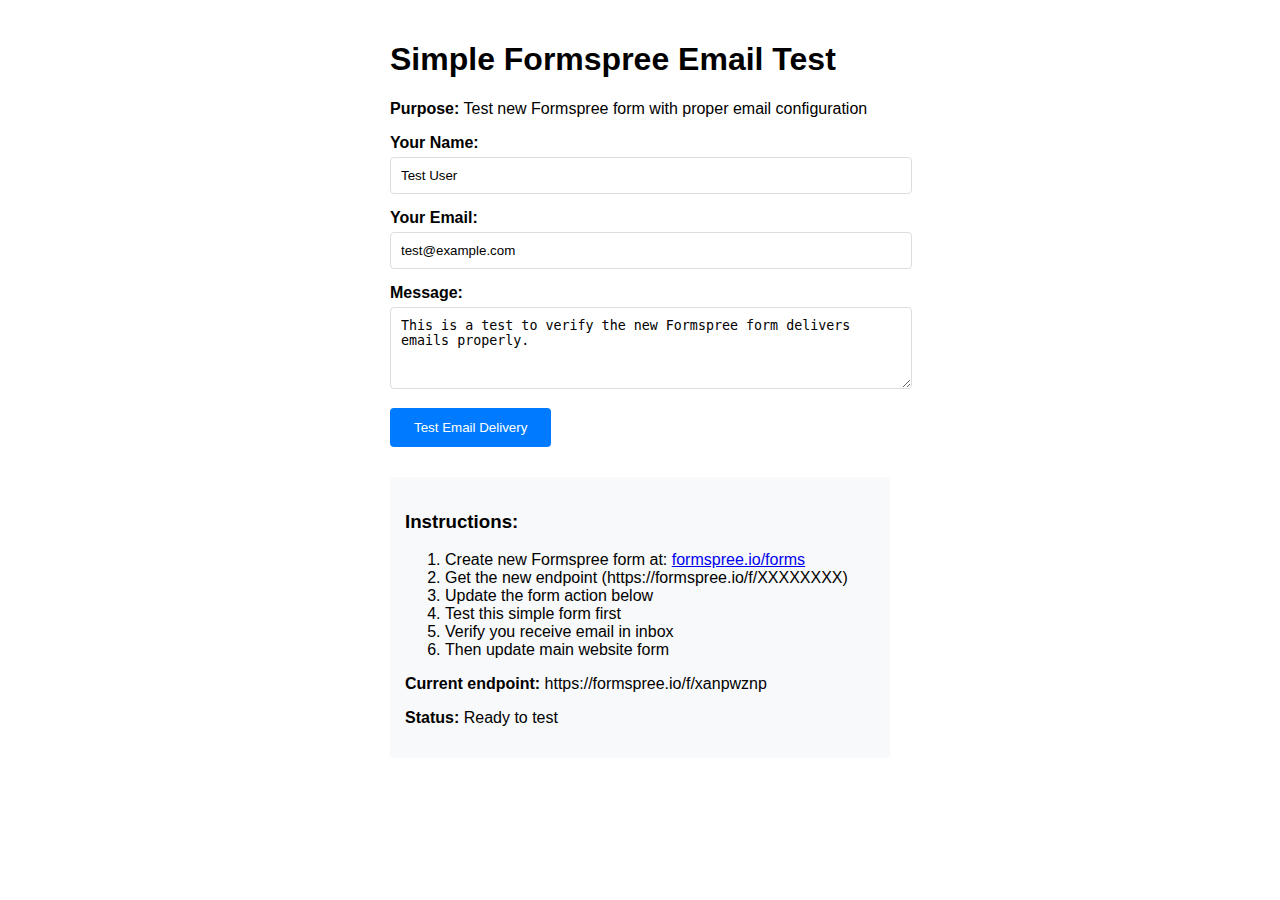
<file: test-simple-form.html>
<!DOCTYPE html>
<html lang="en">
<head>
    <meta charset="UTF-8">
    <meta name="viewport" content="width=device-width, initial-scale=1.0">
    <title>Simple Formspree Test</title>
    <style>
        body { font-family: Arial, sans-serif; padding: 20px; max-width: 500px; margin: 0 auto; }
        .form-group { margin-bottom: 15px; }
        label { display: block; margin-bottom: 5px; font-weight: bold; }
        input, textarea { width: 100%; padding: 10px; border: 1px solid #ddd; border-radius: 4px; }
        button { background: #007bff; color: white; padding: 12px 24px; border: none; border-radius: 4px; cursor: pointer; }
        button:disabled { background: #ccc; }
        .success { background: #d4edda; color: #155724; padding: 10px; border-radius: 4px; margin-top: 10px; }
    </style>
</head>
<body>
    <h1>Simple Formspree Email Test</h1>
    <p><strong>Purpose:</strong> Test new Formspree form with proper email configuration</p>
    
    <form id="testForm" method="POST">
        <div class="form-group">
            <label for="name">Your Name:</label>
            <input type="text" id="name" name="name" value="Test User" required>
        </div>
        
        <div class="form-group">
            <label for="email">Your Email:</label>
            <input type="email" id="email" name="email" value="test@example.com" required>
        </div>
        
        <div class="form-group">
            <label for="message">Message:</label>
            <textarea id="message" name="message" rows="4" required>This is a test to verify the new Formspree form delivers emails properly.</textarea>
        </div>
        
        <button type="submit" id="submitBtn">Test Email Delivery</button>
        
        <div id="result" style="margin-top: 20px;"></div>
    </form>

    <div style="margin-top: 30px; padding: 15px; background: #f8f9fa; border-radius: 4px;">
        <h3>Instructions:</h3>
        <ol>
            <li>Create new Formspree form at: <a href="https://formspree.io/forms" target="_blank">formspree.io/forms</a></li>
            <li>Get the new endpoint (https://formspree.io/f/XXXXXXXX)</li>
            <li>Update the form action below</li>
            <li>Test this simple form first</li>
            <li>Verify you receive email in inbox</li>
            <li>Then update main website form</li>
        </ol>
        
        <p><strong>Current endpoint:</strong> <span id="currentEndpoint">NOT SET - UPDATE NEEDED</span></p>
        <p><strong>Status:</strong> <span id="status">Waiting for new Formspree form</span></p>
    </div>

    <script>
        const form = document.getElementById('testForm');
        const submitBtn = document.getElementById('submitBtn');
        const result = document.getElementById('result');
        
        // New Formspree endpoint with proper email configuration
        const FORMSPREE_ENDPOINT = 'https://formspree.io/f/xanpwznp';
        
        if (!FORMSPREE_ENDPOINT) {
            document.getElementById('status').textContent = 'Create new Formspree form and update endpoint';
            submitBtn.disabled = true;
            submitBtn.textContent = 'Waiting for Formspree setup';
        } else {
            form.action = FORMSPREE_ENDPOINT;
            document.getElementById('currentEndpoint').textContent = FORMSPREE_ENDPOINT;
            document.getElementById('status').textContent = 'Ready to test';
        }
        
        form.addEventListener('submit', async (e) => {
            e.preventDefault();
            
            if (!FORMSPREE_ENDPOINT) {
                alert('Please create new Formspree form and update endpoint first');
                return;
            }
            
            submitBtn.disabled = true;
            submitBtn.textContent = 'Testing...';
            
            try {
                const formData = new FormData(form);
                const response = await fetch(FORMSPREE_ENDPOINT, {
                    method: 'POST',
                    body: formData,
                    headers: {
                        'Accept': 'application/json'
                    }
                });
                
                if (response.ok) {
                    result.innerHTML = '<div class="success">✅ Test successful! Check your email inbox for delivery.</div>';
                } else {
                    result.innerHTML = '<div class="success">⚠️ Response: ' + response.status + '. Check Formspree dashboard and email.</div>';
                }
            } catch (error) {
                result.innerHTML = '<div class="success">❌ Error: ' + error.message + '</div>';
            } finally {
                submitBtn.disabled = false;
                submitBtn.textContent = 'Test Email Delivery';
            }
        });
    </script>
</body>
</html>
</file>
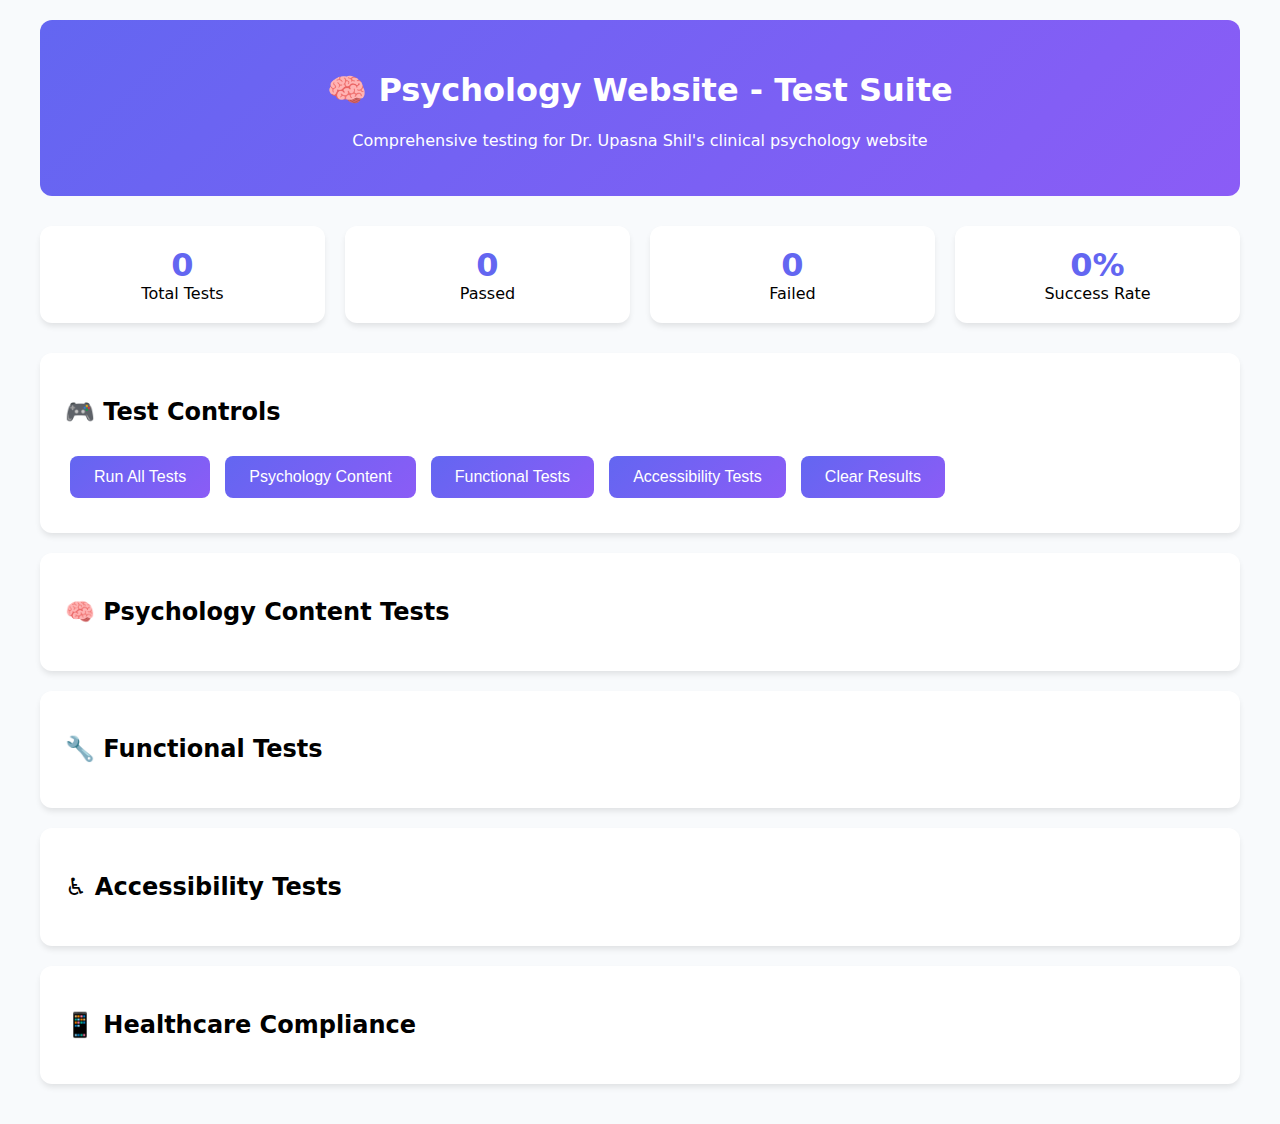
<file: tests/test-suite.html>
<!DOCTYPE html>
<html lang="en">
<head>
    <meta charset="UTF-8">
    <meta name="viewport" content="width=device-width, initial-scale=1.0">
    <title>Psychology Website - Test Suite</title>
    <style>
        body {
            font-family: 'Inter', system-ui, -apple-system, sans-serif;
            max-width: 1200px;
            margin: 0 auto;
            padding: 20px;
            background: #f8fafc;
        }
        
        .test-header {
            background: linear-gradient(135deg, #6366f1 0%, #8b5cf6 100%);
            color: white;
            padding: 30px;
            border-radius: 12px;
            margin-bottom: 30px;
            text-align: center;
        }
        
        .test-section {
            background: white;
            border-radius: 12px;
            padding: 25px;
            margin-bottom: 20px;
            box-shadow: 0 4px 6px -1px rgba(0, 0, 0, 0.1);
        }
        
        .test-result {
            padding: 10px 15px;
            margin: 10px 0;
            border-radius: 8px;
            font-family: 'Monaco', 'Menlo', monospace;
            font-size: 14px;
        }
        
        .test-pass {
            background: #dcfce7;
            border-left: 4px solid #16a34a;
            color: #15803d;
        }
        
        .test-fail {
            background: #fef2f2;
            border-left: 4px solid #dc2626;
            color: #dc2626;
        }
        
        .test-info {
            background: #dbeafe;
            border-left: 4px solid #3b82f6;
            color: #1d4ed8;
        }
        
        .run-tests-btn {
            background: linear-gradient(135deg, #6366f1 0%, #8b5cf6 100%);
            color: white;
            border: none;
            padding: 12px 24px;
            border-radius: 8px;
            cursor: pointer;
            font-size: 16px;
            margin: 10px 5px;
        }
        
        .run-tests-btn:hover {
            opacity: 0.9;
        }
        
        .stats {
            display: grid;
            grid-template-columns: repeat(auto-fit, minmax(200px, 1fr));
            gap: 20px;
            margin-bottom: 30px;
        }
        
        .stat-card {
            background: white;
            padding: 20px;
            border-radius: 12px;
            text-align: center;
            box-shadow: 0 4px 6px -1px rgba(0, 0, 0, 0.1);
        }
        
        .stat-number {
            font-size: 2em;
            font-weight: bold;
            color: #6366f1;
        }
    </style>
</head>
<body>
    <div class="test-header">
        <h1>🧠 Psychology Website - Test Suite</h1>
        <p>Comprehensive testing for Dr. Upasna Shil's clinical psychology website</p>
    </div>

    <div class="stats">
        <div class="stat-card">
            <div class="stat-number" id="total-tests">0</div>
            <div>Total Tests</div>
        </div>
        <div class="stat-card">
            <div class="stat-number" id="passed-tests">0</div>
            <div>Passed</div>
        </div>
        <div class="stat-card">
            <div class="stat-number" id="failed-tests">0</div>
            <div>Failed</div>
        </div>
        <div class="stat-card">
            <div class="stat-number" id="success-rate">0%</div>
            <div>Success Rate</div>
        </div>
    </div>

    <div class="test-section">
        <h2>🎮 Test Controls</h2>
        <button class="run-tests-btn" onclick="runAllTests()">Run All Tests</button>
        <button class="run-tests-btn" onclick="runPsychologyTests()">Psychology Content</button>
        <button class="run-tests-btn" onclick="runFunctionalTests()">Functional Tests</button>
        <button class="run-tests-btn" onclick="runAccessibilityTests()">Accessibility Tests</button>
        <button class="run-tests-btn" onclick="clearResults()">Clear Results</button>
    </div>

    <div class="test-section">
        <h2>🧠 Psychology Content Tests</h2>
        <div id="psychology-results"></div>
    </div>

    <div class="test-section">
        <h2>🔧 Functional Tests</h2>
        <div id="functional-results"></div>
    </div>

    <div class="test-section">
        <h2>♿ Accessibility Tests</h2>
        <div id="accessibility-results"></div>
    </div>

    <div class="test-section">
        <h2>📱 Healthcare Compliance</h2>
        <div id="compliance-results"></div>
    </div>

    <script>
        let testStats = {
            total: 0,
            passed: 0,
            failed: 0
        };

        function updateStats() {
            document.getElementById('total-tests').textContent = testStats.total;
            document.getElementById('passed-tests').textContent = testStats.passed;
            document.getElementById('failed-tests').textContent = testStats.failed;
            
            const successRate = testStats.total > 0 ? 
                Math.round((testStats.passed / testStats.total) * 100) : 0;
            document.getElementById('success-rate').textContent = successRate + '%';
        }

        function addTestResult(containerId, testName, passed, details = '') {
            const container = document.getElementById(containerId);
            const resultDiv = document.createElement('div');
            resultDiv.className = `test-result ${passed ? 'test-pass' : 'test-fail'}`;
            
            const status = passed ? '✅ PASS' : '❌ FAIL';
            resultDiv.innerHTML = `<strong>${status}</strong> ${testName}${details ? '<br>' + details : ''}`;
            
            container.appendChild(resultDiv);
            
            testStats.total++;
            if (passed) testStats.passed++;
            else testStats.failed++;
            
            updateStats();
        }

        function addInfoResult(containerId, message) {
            const container = document.getElementById(containerId);
            const resultDiv = document.createElement('div');
            resultDiv.className = 'test-result test-info';
            resultDiv.innerHTML = `<strong>ℹ️ INFO</strong> ${message}`;
            container.appendChild(resultDiv);
        }

        function clearResults() {
            const containers = ['psychology-results', 'functional-results', 'accessibility-results', 'compliance-results'];
            containers.forEach(id => {
                document.getElementById(id).innerHTML = '';
            });
            
            testStats = { total: 0, passed: 0, failed: 0 };
            updateStats();
        }

        function runPsychologyTests() {
            addInfoResult('psychology-results', 'Testing psychology-specific content...');
            
            // Test 1: Check for psychology keywords
            const bodyText = document.body.textContent.toLowerCase();
            const psychologyKeywords = ['psychology', 'therapy', 'counseling', 'mental health', 'clinical'];
            const foundKeywords = psychologyKeywords.filter(keyword => bodyText.includes(keyword));
            const hasPsychContent = foundKeywords.length >= 3;
            addTestResult('psychology-results', 'Psychology content present', hasPsychContent, 
                `Found keywords: ${foundKeywords.join(', ')}`);
            
            // Test 2: Check for professional credentials
            const hasCredentials = bodyText.includes('mphil') || bodyText.includes('phd') || bodyText.includes('licensed');
            addTestResult('psychology-results', 'Professional credentials mentioned', hasCredentials);
            
            // Test 3: Check for consultation/booking functionality
            const hasBookingForm = document.querySelector('form') !== null;
            const hasBookingButton = bodyText.includes('book') || bodyText.includes('appointment') || bodyText.includes('consultation');
            const hasBookingFeature = hasBookingForm && hasBookingButton;
            addTestResult('psychology-results', 'Booking functionality available', hasBookingFeature);
            
            // Test 4: Check for services section
            const hasServices = bodyText.includes('services') || bodyText.includes('therapy') || bodyText.includes('treatment');
            addTestResult('psychology-results', 'Services section present', hasServices);
            
            // Test 5: Check for contact information
            const hasContact = bodyText.includes('contact') && (bodyText.includes('phone') || bodyText.includes('email'));
            addTestResult('psychology-results', 'Contact information available', hasContact);
        }

        function runFunctionalTests() {
            addInfoResult('functional-results', 'Running functional tests...');
            
            // Test 1: Check navigation
            const hasNav = document.querySelector('nav') !== null || document.querySelector('.nav') !== null;
            addTestResult('functional-results', 'Navigation element exists', hasNav);
            
            // Test 2: Check forms functionality
            const forms = document.querySelectorAll('form');
            const hasValidForms = forms.length > 0;
            addTestResult('functional-results', 'Forms are present', hasValidForms, 
                `${forms.length} form(s) found`);
            
            // Test 3: Check JavaScript functionality
            const jsWorking = typeof window !== 'undefined' && typeof document !== 'undefined';
            addTestResult('functional-results', 'JavaScript is functional', jsWorking);
            
            // Test 4: Check responsive design
            const hasViewport = document.querySelector('meta[name="viewport"]') !== null;
            addTestResult('functional-results', 'Responsive design setup', hasViewport);
            
            // Test 5: Check for modal/popup functionality
            const hasModal = document.querySelector('.modal') !== null || bodyText.includes('modal');
            addTestResult('functional-results', 'Modal functionality available', hasModal);
        }

        function runAccessibilityTests() {
            addInfoResult('accessibility-results', 'Running accessibility tests...');
            
            // Test 1: Alt text for images
            const images = document.querySelectorAll('img');
            let imagesWithAlt = 0;
            images.forEach(img => {
                if (img.alt && img.alt.trim() !== '') {
                    imagesWithAlt++;
                }
            });
            const hasAltText = images.length === 0 || imagesWithAlt === images.length;
            addTestResult('accessibility-results', 'All images have alt text', hasAltText, 
                `${imagesWithAlt}/${images.length} images with alt text`);
            
            // Test 2: Heading structure
            const hasH1 = document.querySelector('h1') !== null;
            const headings = document.querySelectorAll('h1, h2, h3, h4, h5, h6');
            addTestResult('accessibility-results', 'Proper heading structure', hasH1, 
                `${headings.length} headings found`);
            
            // Test 3: Form accessibility
            const inputs = document.querySelectorAll('input, textarea, select');
            let labeledInputs = 0;
            inputs.forEach(input => {
                const label = document.querySelector(`label[for="${input.id}"]`);
                const ariaLabel = input.getAttribute('aria-label');
                const placeholder = input.placeholder;
                if (label || ariaLabel || placeholder) {
                    labeledInputs++;
                }
            });
            const hasLabels = inputs.length === 0 || labeledInputs === inputs.length;
            addTestResult('accessibility-results', 'Form inputs are accessible', hasLabels, 
                `${labeledInputs}/${inputs.length} inputs properly labeled`);
            
            // Test 4: Color contrast (basic check)
            const body = window.getComputedStyle(document.body);
            const hasGoodContrast = body.color !== body.backgroundColor;
            addTestResult('accessibility-results', 'Color contrast check', hasGoodContrast);
        }

        function runComplianceTests() {
            addInfoResult('compliance-results', 'Running healthcare compliance tests...');
            
            // Test 1: Privacy policy mention
            const bodyText = document.body.textContent.toLowerCase();
            const hasPrivacy = bodyText.includes('privacy') || bodyText.includes('confidential');
            addTestResult('compliance-results', 'Privacy/confidentiality mentioned', hasPrivacy);
            
            // Test 2: Professional disclaimers
            const hasDisclaimer = bodyText.includes('disclaimer') || bodyText.includes('professional');
            addTestResult('compliance-results', 'Professional disclaimers present', hasDisclaimer);
            
            // Test 3: Secure forms (HTTPS check would be done server-side)
            const hasSecureForms = document.querySelectorAll('form').length > 0;
            addTestResult('compliance-results', 'Forms present for secure handling', hasSecureForms);
            
            // Test 4: Contact information for emergencies
            const hasEmergencyInfo = bodyText.includes('emergency') || bodyText.includes('crisis');
            addTestResult('compliance-results', 'Emergency information available', hasEmergencyInfo);
        }

        function runAllTests() {
            clearResults();
            addInfoResult('psychology-results', '🧠 Starting comprehensive psychology website test suite...');
            
            setTimeout(() => runPsychologyTests(), 100);
            setTimeout(() => runFunctionalTests(), 200);
            setTimeout(() => runAccessibilityTests(), 300);
            setTimeout(() => runComplianceTests(), 400);
        }

        // Auto-run tests when page loads
        window.addEventListener('load', () => {
            setTimeout(runAllTests, 1000);
        });
    </script>
</body>
</html>
</file>
<file: css/styles.css>
/* CSS Variables */
:root {
    /* Colors - Psychology themed palette */
    --primary: #4F46E5;
    --primary-dark: #3730A3;
    --primary-light: #6366F1;
    --secondary: #06B6D4;
    --secondary-dark: #0891B2;
    --accent-primary: #6366F1;
    --accent-secondary: #8B5CF6;
    
    /* Neutral Colors */
    --bg-primary: #FFFFFF;
    --bg-secondary: #F8FAFC;
    --bg-tertiary: #F1F5F9;
    --text-primary: #1E293B;
    --text-secondary: #475569;
    --text-muted: #64748B;
    --border: #E2E8F0;
    --border-light: #F1F5F9;
    
    /* Status Colors */
    --success: #10B981;
    --warning: #F59E0B;
    --error: #EF4444;
    --info: #3B82F6;
    
    /* Spacing */
    --container-max-width: 1200px;
    --section-padding: 5rem 0;
    --section-padding-sm: 3rem 0;
    
    /* Typography */
    --font-primary: 'Inter', -apple-system, BlinkMacSystemFont, 'Segoe UI', Roboto, sans-serif;
    --font-size-xs: 0.75rem;
    --font-size-sm: 0.875rem;
    --font-size-base: 1rem;
    --font-size-lg: 1.125rem;
    --font-size-xl: 1.25rem;
    --font-size-2xl: 1.5rem;
    --font-size-3xl: 1.875rem;
    --font-size-4xl: 2.25rem;
    --font-size-5xl: 3rem;
    
    /* Enhanced Shadows */
    --shadow-sm: 0 1px 2px 0 rgba(0, 0, 0, 0.05);
    --shadow: 0 1px 3px 0 rgba(0, 0, 0, 0.1), 0 1px 2px 0 rgba(0, 0, 0, 0.06);
    --shadow-md: 0 4px 6px -1px rgba(0, 0, 0, 0.1), 0 2px 4px -1px rgba(0, 0, 0, 0.06);
    --shadow-lg: 0 10px 15px -3px rgba(0, 0, 0, 0.1), 0 4px 6px -2px rgba(0, 0, 0, 0.05);
    --shadow-xl: 0 20px 25px -5px rgba(0, 0, 0, 0.1), 0 10px 10px -5px rgba(0, 0, 0, 0.04);
    --shadow-glass: 0 8px 32px 0 rgba(31, 38, 135, 0.37);
    --shadow-floating: 0 25px 50px -12px rgba(0, 0, 0, 0.25);
    
    /* Glassmorphism */
    --glass-bg: rgba(255, 255, 255, 0.25);
    --glass-border: rgba(255, 255, 255, 0.18);
    
    /* Border Radius */
    --radius-sm: 0.375rem;
    --radius: 0.5rem;
    --radius-md: 0.75rem;
    --radius-lg: 1rem;
    --radius-xl: 1.5rem;
}

/* Reset and Base Styles */
* {
    margin: 0;
    padding: 0;
    box-sizing: border-box;
}

/* Ultra-smooth scrolling and enhanced animations */
html {
    scroll-behavior: smooth;
}

/* Prevent layout shifts during animations */
* {
    will-change: auto;
}

/* Smooth scroll container */
body {
    scroll-behavior: smooth;
    overflow-x: hidden;
}

/* Fade-in animation for sections */
.fade-in {
    opacity: 0;
    transform: translateY(60px);
    transition: all 1.4s cubic-bezier(0.25, 0.46, 0.45, 0.94);
}

.fade-in.visible {
    opacity: 1;
    transform: translateY(0);
}

/* Micro-animations for immediate visibility */
.pulse {
    animation: pulse 2s infinite;
}

@keyframes pulse {
    0% { transform: scale(1); }
    50% { transform: scale(1.05); }
    100% { transform: scale(1); }
}

.float {
    animation: float 3s ease-in-out infinite;
}

@keyframes float {
    0%, 100% { transform: translateY(0px); }
    50% { transform: translateY(-10px); }
}

.glow {
    animation: glow 2s ease-in-out infinite alternate;
}

@keyframes glow {
    from { box-shadow: 0 0 5px var(--primary), 0 0 10px var(--primary), 0 0 15px var(--primary); }
    to { box-shadow: 0 0 10px var(--primary), 0 0 20px var(--primary), 0 0 30px var(--primary); }
}

/* Additional animation variants - Balanced */
.slide-in-left {
    opacity: 0;
    transform: translateX(-60px);
    transition: all 1.2s cubic-bezier(0.25, 0.46, 0.45, 0.94);
}

.slide-in-left.visible {
    opacity: 1;
    transform: translateX(0);
}

.slide-in-right {
    opacity: 0;
    transform: translateX(60px);
    transition: all 1.2s cubic-bezier(0.25, 0.46, 0.45, 0.94);
}

.slide-in-right.visible {
    opacity: 1;
    transform: translateX(0);
}

.scale-in {
    opacity: 0;
    transform: scale(0.75);
    transition: all 1.1s cubic-bezier(0.25, 0.46, 0.45, 0.94);
}

.scale-in.visible {
    opacity: 1;
    transform: scale(1);
}

/* Enhanced scale animation for about image */
.about-image.scale-in {
    opacity: 0;
    transform: scale(0.6);
    transition: all 1.4s cubic-bezier(0.34, 1.56, 0.64, 1);
}

.about-image.scale-in.visible {
    opacity: 1;
    transform: scale(1);
    will-change: auto;
}

.rotate-in {
    opacity: 0;
    transform: rotate(-8deg) scale(0.85);
    transition: all 1.3s cubic-bezier(0.25, 0.46, 0.45, 0.94);
}

.rotate-in.visible {
    opacity: 1;
    transform: rotate(0deg) scale(1);
}

/* Number counter animation */
.stat-number {
    transition: all 0.8s ease;
}

.stat-number.counting {
    transform: scale(1.1);
    color: var(--primary);
}

/* Enhanced hover effects */
.hover-lift {
    transition: all 0.3s cubic-bezier(0.25, 0.46, 0.45, 0.94);
}

.hover-lift:hover {
    transform: translateY(-5px);
    box-shadow: var(--shadow-floating);
}

html {
    scroll-behavior: smooth;
    font-size: 16px;
}

body {
    font-family: var(--font-primary);
    font-size: var(--font-size-base);
    line-height: 1.6;
    color: var(--text-primary);
    background-color: var(--bg-primary);
    -webkit-font-smoothing: antialiased;
    -moz-osx-font-smoothing: grayscale;
}

/* Container */
.container {
    max-width: var(--container-max-width);
    margin: 0 auto;
    padding: 0 1.5rem;
}

/* Section Spacing */
section {
    padding: var(--section-padding);
}

section:not(:first-child) {
    border-top: 1px solid var(--border-light);
}

/* Navigation */
.navbar {
    position: fixed;
    top: 0;
    left: 0;
    right: 0;
    background: rgba(255, 255, 255, 0.95);
    backdrop-filter: blur(10px);
    border-bottom: 1px solid var(--border-light);
    z-index: 1000;
    transition: all 0.3s ease;
}

.navbar .container {
    display: flex;
    align-items: center;
    justify-content: space-between;
    padding: 1rem 1.5rem;
    gap: 2rem;
}

.nav-brand a {
    display: flex;
    align-items: center;
    gap: 0.75rem;
    text-decoration: none;
    color: var(--text-primary);
    font-weight: 700;
    font-size: var(--font-size-xl);
}

.nav-brand i {
    color: var(--primary);
    font-size: 1.5rem;
    animation: pulse 3s infinite;
}

.nav-menu {
    display: flex;
    align-items: center;
    gap: 2.5rem;
    margin-left: auto;
}

.nav-link {
    text-decoration: none;
    color: var(--text-secondary);
    font-weight: 500;
    transition: all 0.2s ease;
    position: relative;
    border-radius: var(--radius-sm);
    padding: 0.5rem 1rem;
    margin: -0.5rem -1rem;
}

.nav-link:hover,
.nav-link.active {
    color: var(--primary);
    background-color: rgba(79, 70, 229, 0.1);
}

.nav-link:active {
    transform: translateY(1px);
    background-color: rgba(79, 70, 229, 0.15);
}

.nav-link::after {
    content: '';
    position: absolute;
    bottom: -0.5rem;
    left: 0;
    width: 0;
    height: 2px;
    background: var(--primary);
    transition: width 0.3s ease;
}

.nav-link:hover::after,
.nav-link.active::after {
    width: 100%;
}

.nav-toggle {
    display: none;
    flex-direction: column;
    cursor: pointer;
    gap: 0.25rem;
}

.nav-toggle span {
    width: 1.5rem;
    height: 2px;
    background: var(--text-primary);
    transition: all 0.3s ease;
    transform-origin: center;
}

.nav-toggle.active span:nth-child(1) {
    transform: rotate(45deg) translate(0.375rem, 0.375rem);
}

.nav-toggle.active span:nth-child(2) {
    opacity: 0;
}

.nav-toggle.active span:nth-child(3) {
    transform: rotate(-45deg) translate(0.375rem, -0.375rem);
}

/* Buttons */
.btn {
    display: inline-flex;
    align-items: center;
    gap: 0.5rem;
    padding: 0.75rem 1.5rem;
    border: none;
    border-radius: var(--radius-md);
    font-family: inherit;
    font-size: var(--font-size-sm);
    font-weight: 600;
    text-decoration: none;
    cursor: pointer;
    transition: all 0.3s ease;
    white-space: nowrap;
}

.btn-primary {
    background: var(--primary);
    color: white;
    box-shadow: var(--shadow-sm);
}

.btn-primary:hover {
    background: var(--primary-dark);
    box-shadow: var(--shadow-floating);
    transform: translateY(-2px) scale(1.02);
}

.btn:hover::before {
    left: 100%;
}

.btn-secondary {
    background: var(--secondary);
    color: white;
    box-shadow: var(--shadow-sm);
}

.btn-secondary:hover {
    background: var(--secondary-dark);
    box-shadow: var(--shadow-md);
    transform: translateY(-1px);
}

.btn-outline {
    background: transparent;
    color: var(--primary);
    border: 2px solid var(--primary);
}

.btn-outline:hover {
    background: var(--primary);
    color: white;
}

.btn-large {
    padding: 1rem 2rem;
    font-size: var(--font-size-base);
}

.btn-full {
    width: 100%;
    justify-content: center;
}

.btn:disabled {
    opacity: 0.6;
    cursor: not-allowed;
    transform: none !important;
}

/* Hero Section */
.hero {
    background: linear-gradient(135deg, var(--bg-secondary) 0%, var(--bg-primary) 100%);
    padding: 8rem 0 5rem;
    margin-top: 4rem;
}

.hero-content {
    display: grid;
    grid-template-columns: 1.2fr 1fr;
    gap: 3rem;
    align-items: center;
}

.hero-text h1 {
    font-size: var(--font-size-5xl);
    font-weight: 800;
    line-height: 1.2;
    margin-bottom: 1.5rem;
    color: var(--text-primary);
}

.hero-subtitle {
    font-size: var(--font-size-xl);
    color: var(--text-secondary);
    margin-bottom: 2rem;
    line-height: 1.6;
}

.hero-stats {
    display: flex;
    gap: 2rem;
    margin-bottom: 2.5rem;
}

.stat {
    text-align: center;
}

.stat-number {
    font-size: var(--font-size-3xl);
    font-weight: 800;
    color: var(--primary);
    line-height: 1;
}

.stat-label {
    font-size: var(--font-size-sm);
    color: var(--text-muted);
    margin-top: 0.25rem;
}

.hero-cta {
    display: flex;
    gap: 1.5rem;
    flex-wrap: nowrap;
    align-items: center;
    margin-top: 2.5rem;
    justify-content: flex-start;
}

.hero-image {
    position: relative;
}

.hero-image img {
    width: 100%;
    height: auto;
    border-radius: var(--radius-xl);
    box-shadow: var(--shadow-xl);
}

/* Section Headers */
.section-header {
    text-align: center;
    margin-bottom: 4rem;
}

.section-header h2 {
    font-size: var(--font-size-4xl);
    font-weight: 800;
    color: var(--text-primary);
    margin-bottom: 1rem;
}

.section-header p {
    font-size: var(--font-size-xl);
    color: var(--text-secondary);
    max-width: 600px;
    margin: 0 auto;
}

/* About Section */
.about {
    background: var(--bg-primary);
}

/* About Section - Split-Screen Design */
.about-intro {
    display: grid;
    grid-template-columns: 40% 60%;
    gap: 0;
    align-items: stretch;
    height: auto;
    margin-bottom: 4rem;
}

.about-text {
    padding: 1.5rem;
    display: flex;
    flex-direction: column;
    justify-content: center;
    background: var(--bg-secondary);
    border-radius: var(--radius-xl) 0 0 var(--radius-xl);
}

.about-image {
    position: relative;
    overflow: hidden;
    border-radius: 0 var(--radius-xl) var(--radius-xl) 0;
    padding: 0;
    display: flex;
    align-items: center;
    justify-content: center;
}

.about-image img {
    width: 100%;
    height: 100%;
    object-fit: scale-down;
    object-position: center;
}

.about-unified {
    background: white;
    padding: 3rem;
    border-radius: var(--radius-xl);
    box-shadow: var(--shadow-lg);
    margin-top: 3rem;
}

.credentials-section, .specializations-section {
    margin-bottom: 2rem;
}

.credentials-section h4, .specializations-section h4 {
    font-size: var(--font-size-2xl);
    font-weight: 700;
    color: var(--primary);
    margin-bottom: 1.5rem;
    text-align: center;
}

.credentials-grid {
    display: grid;
    grid-template-columns: repeat(auto-fit, minmax(300px, 1fr));
    gap: 0.75rem;
    margin-bottom: 1.5rem;
}

.credential-item {
    background: var(--bg-tertiary);
    padding: 1rem 1.5rem;
    border-radius: var(--radius-lg);
    border: 1px solid var(--border);
    display: flex;
    align-items: center;
    gap: 0.75rem;
    font-weight: 500;
    transition: all 0.3s ease;
    cursor: pointer;
}

.credential-item:hover {
    transform: translateY(-2px);
    box-shadow: var(--shadow-xl);
    background: rgba(79, 70, 229, 0.1);
    border-color: var(--primary);
}

.credential-item:hover i {
    color: var(--primary);
}

.credential-item i {
    color: var(--primary);
    width: 1.25rem;
    transition: color 0.3s ease;
}

.expertise-grid {
    display: grid;
    grid-template-columns: repeat(auto-fit, minmax(300px, 1fr));
    gap: 0.75rem;
}

.expertise-item {
    background: var(--bg-tertiary);
    padding: 1rem 1.5rem;
    border-radius: var(--radius-lg);
    border: 1px solid var(--border);
    display: flex;
    align-items: center;
    gap: 0.75rem;
    font-weight: 500;
    transition: all 0.3s ease;
    cursor: pointer;
}

.expertise-item:hover {
    transform: translateY(-2px);
    box-shadow: var(--shadow-xl);
    background: rgba(79, 70, 229, 0.1);
    border-color: var(--primary);
}

.expertise-item:hover i {
    color: var(--primary);
}

.expertise-item i {
    color: var(--primary);
    width: 1.25rem;
    transition: color 0.3s ease;
}

.about-text h3 {
    font-size: var(--font-size-2xl);
    font-weight: 700;
    color: var(--text-primary);
    margin-bottom: 1.5rem;
}

.about-text p {
    font-size: var(--font-size-lg);
    color: var(--text-secondary);
    line-height: 1.7;
    margin-bottom: 2rem;
}

.credentials,
.specializations {
    margin-bottom: 2rem;
}

.credentials h4,
.specializations h4 {
    font-size: var(--font-size-lg);
    font-weight: 600;
    color: var(--text-primary);
    margin-bottom: 1rem;
}

.credentials ul {
    list-style: none;
}

.credentials li {
    display: flex;
    align-items: center;
    gap: 0.75rem;
    margin-bottom: 0.75rem;
    color: var(--text-secondary);
}

.credentials i {
    color: var(--primary);
    width: 1.25rem;
}

.specialty-tags {
    display: flex;
    flex-wrap: wrap;
    gap: 0.75rem;
    align-items: center;
    justify-content: flex-start;
}

.tag {
    display: inline-flex;
    align-items: center;
    justify-content: center;
    background: var(--bg-tertiary);
    color: var(--text-primary);
    padding: 0.6rem 1.2rem;
    border-radius: var(--radius-lg);
    font-size: var(--font-size-sm);
    font-weight: 500;
    border: 1px solid var(--border);
    white-space: nowrap;
    min-height: 2.5rem;
    text-align: center;
}


/* Services Section */
.services {
    background: var(--bg-secondary);
}

.services-grid {
    display: grid;
    grid-template-columns: repeat(auto-fit, minmax(500px, 1fr));
    gap: 2rem;
    align-items: stretch;
}

.service-card {
    background: var(--bg-primary);
    padding: 2rem;
    border-radius: var(--radius-xl);
    box-shadow: var(--shadow-md);
    transition: all 0.3s ease;
    border: 1px solid var(--border-light);
    display: flex;
    flex-direction: column;
    height: 100%;
    cursor: pointer;
}

.service-card:hover {
    transform: translateY(-8px) scale(1.02);
    box-shadow: var(--shadow-floating);
    border-color: var(--primary);
    background: linear-gradient(135deg, rgba(79, 70, 229, 0.05), rgba(99, 102, 241, 0.08));
}

.service-card:hover .service-icon {
    transform: scale(1.1);
    box-shadow: var(--shadow-lg);
}

.service-card:hover h3 {
    color: var(--primary);
}

.service-icon {
    display: flex;
    align-items: center;
    justify-content: center;
    width: 4rem;
    height: 4rem;
    background: linear-gradient(135deg, var(--primary), var(--primary-light));
    border-radius: var(--radius-lg);
    margin-bottom: 1.5rem;
    transition: all 0.4s cubic-bezier(0.25, 0.46, 0.45, 0.94);
    flex-shrink: 0;
    animation: float 4s ease-in-out infinite;
}

.service-icon i {
    font-size: 1.5rem;
    color: white;
}

.service-card h3 {
    font-size: var(--font-size-xl);
    font-weight: 700;
    color: var(--text-primary);
    margin-bottom: 1rem;
    transition: color 0.3s ease;
    flex-shrink: 0;
}

.service-card p {
    color: var(--text-secondary);
    line-height: 1.6;
    margin-bottom: 1.5rem;
    flex-grow: 1;
}

.service-features {
    flex-grow: 1;
    margin-bottom: 1.5rem;
}

.service-features ul {
    list-style: none;
    height: 100%;
    display: flex;
    flex-direction: column;
    justify-content: flex-start;
}

.service-features li {
    display: flex;
    align-items: center;
    gap: 0.75rem;
    margin-bottom: 0.75rem;
    color: var(--text-secondary);
    font-size: var(--font-size-sm);
    line-height: 1.4;
}

.service-features li::before {
    content: '✓';
    color: var(--success);
    font-weight: bold;
    font-size: 1rem;
    flex-shrink: 0;
}

.service-duration {
    display: flex;
    align-items: center;
    gap: 0.5rem;
    color: var(--text-muted);
    margin-top: auto;
    padding-top: 1rem;
    border-top: 1px solid var(--border-light);
    flex-shrink: 0;
    font-size: var(--font-size-sm);
    font-weight: 500;
}

.service-duration i {
    color: var(--primary);
}

/* Approach Section */
.approach {
    background: var(--bg-primary);
}

.approach-steps {
    display: grid;
    gap: 2rem;
    max-width: 800px;
    margin: 0 auto;
}

.step {
    display: flex;
    gap: 2rem;
    align-items: flex-start;
}

.step-number {
    display: flex;
    align-items: center;
    justify-content: center;
    width: 3rem;
    height: 3rem;
    background: linear-gradient(135deg, var(--primary), var(--primary-light));
    color: white;
    border-radius: 50%;
    font-size: var(--font-size-lg);
    font-weight: 700;
    flex-shrink: 0;
}

.step-content h3 {
    font-size: var(--font-size-xl);
    font-weight: 700;
    color: var(--text-primary);
    margin-bottom: 0.75rem;
}

.step-content p {
    color: var(--text-secondary);
    line-height: 1.6;
}

/* CTA Section */
.cta {
    background: linear-gradient(135deg, var(--primary), var(--primary-light));
    color: white;
    text-align: center;
}

.cta-content h2 {
    font-size: var(--font-size-4xl);
    font-weight: 800;
    margin-bottom: 1rem;
}

.cta-content p {
    font-size: var(--font-size-xl);
    margin-bottom: 2rem;
    opacity: 0.9;
    max-width: 600px;
    margin-left: auto;
    margin-right: auto;
}

/* Contact Section */
.contact {
    background: var(--bg-primary);
    border-top: 1px solid var(--border-light);
}

.contact-info {
    display: grid;
    grid-template-columns: repeat(2, 1fr);
    gap: 2rem;
    max-width: 800px;
    margin: 0 auto;
}

@media (max-width: 768px) {
    .contact-info {
        grid-template-columns: 1fr;
    }
}

.contact-item {
    display: flex;
    gap: 1rem;
    align-items: flex-start;
}

.contact-item.clickable {
    text-decoration: none;
    color: inherit;
    transition: all 0.3s ease;
    border-radius: var(--radius-lg);
    padding: 1rem;
    margin: -1rem;
}

.contact-item.clickable:hover {
    background: linear-gradient(135deg, var(--glass-bg), rgba(255, 255, 255, 0.4));
    transform: translateY(-3px);
    box-shadow: var(--shadow-glass);
    backdrop-filter: blur(10px);
    border: 1px solid var(--glass-border);
}

.contact-item.clickable:hover .contact-icon {
    transform: scale(1.05);
    box-shadow: var(--shadow-lg);
}

.contact-icon {
    display: flex;
    align-items: center;
    justify-content: center;
    width: 3rem;
    height: 3rem;
    background: linear-gradient(135deg, var(--primary), var(--primary-light));
    border-radius: var(--radius-lg);
    flex-shrink: 0;
    box-shadow: var(--shadow-md);
}

.contact-icon i {
    color: white;
    font-size: 1.25rem;
}

.contact-icon i.fab.fa-whatsapp {
    font-size: 1.5rem;
}

.contact-details h4 {
    font-size: var(--font-size-lg);
    font-weight: 600;
    color: var(--text-primary);
    margin-bottom: 0.5rem;
}

.contact-details p {
    color: var(--text-secondary);
    line-height: 1.6;
}

/* Newsletter Section */
.newsletter {
    background: linear-gradient(135deg, var(--primary) 0%, var(--primary-light) 100%);
    color: white;
    border-top: 2px solid var(--primary-dark);
    position: relative;
}

.newsletter::before {
    content: '';
    position: absolute;
    top: 0;
    left: 0;
    right: 0;
    bottom: 0;
    background: linear-gradient(135deg, rgba(79, 70, 229, 0.95) 0%, rgba(99, 102, 241, 0.9) 100%);
    z-index: 1;
}

.newsletter .container {
    position: relative;
    z-index: 2;
}

.newsletter-content {
    display: grid;
    grid-template-columns: 1fr 1fr;
    gap: 4rem;
    align-items: center;
}

.newsletter-text h2 {
    font-size: var(--font-size-3xl);
    font-weight: 800;
    color: white;
    margin-bottom: 1rem;
    line-height: 1.2;
    text-shadow: 0 2px 4px rgba(0, 0, 0, 0.1);
}

.newsletter-text p {
    font-size: var(--font-size-lg);
    color: rgba(255, 255, 255, 0.9);
    line-height: 1.6;
    margin-bottom: 2rem;
}

.newsletter-benefits {
    display: grid;
    grid-template-columns: 1fr 1fr;
    gap: 1rem;
}

.benefit {
    display: flex;
    align-items: center;
    gap: 0.75rem;
    color: rgba(255, 255, 255, 0.95);
    font-weight: 500;
}

.benefit i {
    color: rgba(255, 255, 255, 0.9);
    font-size: 1.25rem;
    width: 1.5rem;
    text-align: center;
    background: rgba(255, 255, 255, 0.2);
    padding: 0.5rem;
    border-radius: 50%;
}

.newsletter-form {
    background: white;
    padding: 2.5rem;
    border-radius: var(--radius-xl);
    box-shadow: 0 20px 25px -5px rgba(0, 0, 0, 0.15), 0 10px 10px -5px rgba(0, 0, 0, 0.1);
    border: 2px solid rgba(255, 255, 255, 0.2);
    backdrop-filter: blur(10px);
}

.newsletter-input-group {
    margin-bottom: 1.5rem;
}

.input-row {
    display: grid;
    grid-template-columns: 1fr 1fr;
    gap: 1rem;
    margin-bottom: 1rem;
}

.newsletter-form .form-group {
    margin-bottom: 0;
}

.newsletter-form input,
.newsletter-form select {
    width: 100%;
    padding: 1rem;
    border: 2px solid var(--border);
    border-radius: var(--radius-md);
    font-size: var(--font-size-base);
    font-family: inherit;
    background: var(--bg-primary);
    color: var(--text-primary);
    transition: all 0.3s ease;
}

.newsletter-form input:focus,
.newsletter-form select:focus {
    outline: none;
    border-color: var(--primary);
    box-shadow: 0 0 0 3px rgba(79, 70, 229, 0.1);
}

.newsletter-form select {
    cursor: pointer;
    appearance: none;
    background-image: url("data:image/svg+xml,%3csvg xmlns='http://www.w3.org/2000/svg' fill='none' viewBox='0 0 20 20'%3e%3cpath stroke='%236b7280' stroke-linecap='round' stroke-linejoin='round' stroke-width='1.5' d='m6 8 4 4 4-4'/%3e%3c/svg%3e");
    background-position: right 1rem center;
    background-repeat: no-repeat;
    background-size: 1rem;
    padding-right: 3rem;
}

.newsletter-form .btn {
    width: 100%;
    margin-bottom: 1rem;
    justify-content: center;
}

.newsletter-privacy {
    text-align: center;
    color: var(--text-muted);
    line-height: 1.4;
}

.newsletter-privacy i {
    color: var(--success);
    margin-right: 0.5rem;
}

/* Newsletter Success State */
#newsletterSuccessState .success-content {
    text-align: center;
    padding: 2rem 0;
}

#newsletterSuccessState .success-icon {
    font-size: 3rem;
    color: var(--success);
    margin-bottom: 1rem;
}

#newsletterSuccessState h3 {
    font-size: var(--font-size-xl);
    font-weight: 700;
    color: var(--text-primary);
    margin-bottom: 1rem;
}

#newsletterSuccessState p {
    color: var(--text-secondary);
    margin-bottom: 1.5rem;
    line-height: 1.6;
}

/* Footer */
.footer {
    background: var(--text-primary);
    color: white;
    padding: 3rem 0 1.5rem;
}

.footer-content {
    display: grid;
    grid-template-columns: 1fr 2fr;
    gap: 3rem;
    margin-bottom: 2rem;
}

.footer-brand h3 {
    font-size: var(--font-size-2xl);
    font-weight: 700;
    margin-bottom: 1rem;
}

.footer-brand p {
    opacity: 0.8;
    line-height: 1.6;
}

.footer-links {
    display: grid;
    grid-template-columns: repeat(2, 1fr);
    gap: 2rem;
}

.footer-column h4 {
    font-size: var(--font-size-lg);
    font-weight: 600;
    margin-bottom: 1rem;
}

.footer-column ul {
    list-style: none;
}

.footer-column li {
    margin-bottom: 0.5rem;
}

.footer-column a {
    color: rgba(255, 255, 255, 0.8);
    text-decoration: none;
    transition: all 0.3s ease;
    padding: 0.25rem 0;
    border-radius: var(--radius-md);
    display: inline-block;
    width: 100%;
}

.footer-column a:hover {
    color: white;
    background: rgba(255, 255, 255, 0.1);
    padding-left: 0.5rem;
}

.footer-bottom {
    border-top: 1px solid rgba(255, 255, 255, 0.1);
    padding-top: 1.5rem;
    text-align: center;
    opacity: 0.6;
}

/* Modal Styles */
.modal {
    position: fixed;
    top: 0;
    left: 0;
    width: 100%;
    height: 100%;
    background: rgba(0, 0, 0, 0.5);
    display: flex;
    align-items: center;
    justify-content: center;
    z-index: 10000; /* Increased z-index */
    opacity: 0;
    visibility: hidden;
    transition: all 0.3s ease;
    padding: 1rem;
}

.modal.show {
    opacity: 1;
    visibility: visible;
}

.modal-overlay {
    position: absolute;
    top: 0;
    left: 0;
    width: 100%;
    height: 100%;
    background: rgba(0, 0, 0, 0.5);
    cursor: pointer;
}

.modal-content {
    background: var(--bg-primary);
    border-radius: var(--radius-xl);
    max-width: 1100px;
    width: 95%;
    max-height: 95vh;
    overflow-y: auto;
    position: relative;
    transform: scale(0.9);
    transition: transform 0.3s ease;
    display: flex;
    flex-direction: column;
}

.modal.show .modal-content {
    transform: scale(1);
}

.modal-header {
    display: flex;
    align-items: center;
    justify-content: space-between;
    padding: 1.5rem 2rem 0;
    margin-bottom: 0.75rem;
}

.modal-header h2 {
    font-size: var(--font-size-2xl);
    font-weight: 700;
    color: var(--text-primary);
}

.modal-close {
    display: flex;
    align-items: center;
    justify-content: center;
    width: 2.5rem;
    height: 2.5rem;
    background: var(--bg-tertiary);
    border: none;
    border-radius: 50%;
    cursor: pointer;
    transition: all 0.3s ease;
}

.modal-close:hover {
    background: var(--border);
}

.modal-close i {
    color: var(--text-secondary);
}

.modal-body {
    padding: 0 2rem 1.5rem;
    flex: 1;
    overflow-y: auto;
    position: relative;
}

.modal-body p {
    color: var(--text-secondary);
    margin-bottom: 1rem;
    line-height: 1.5;
    font-size: var(--font-size-sm);
}

/* Form Styles */
.form-grid {
    display: grid;
    grid-template-columns: 1fr 1fr;
    gap: 1rem;
    margin-bottom: 0.5rem;
}

/* Consultation Form Optimizations */
.modal-content .form-grid {
    gap: 0.75rem;
    margin-bottom: 0.5rem;
    grid-template-columns: repeat(4, 1fr); /* 4 columns for maximum space usage */
}

.modal-content .form-group {
    margin-bottom: 0.5rem;
}

.modal-content .form-group label {
    margin-bottom: 0.25rem;
    font-size: var(--font-size-sm);
    font-weight: 500;
}

.modal-content .form-group input,
.modal-content .form-group select,
.modal-content .form-group textarea {
    padding: 0.5rem 0.75rem;
    font-size: var(--font-size-sm);
}

/* Full width for textarea and specific fields */
.modal-content .form-group.full-width {
    grid-column: 1 / -1;
}

/* Two-column fields for better space usage */
.modal-content .form-group.half-width {
    grid-column: span 2;
}

/* Compact modal body padding */
.modal-content .modal-body {
    padding: 0 1.5rem 1.5rem;
}

/* Form image container */
/* Subtle background image for form modal - utilizes right side white space */
.modal-body::before {
    content: '';
    position: absolute;
    top: 0;
    right: 0;
    width: 280px;
    height: 100%;
    background: url('../images/consultation-bg.png') no-repeat center right;
    background-size: cover;
    opacity: 0.15;
    border-radius: 0 var(--radius-xl) var(--radius-xl) 0;
    pointer-events: none;
    z-index: 0;
}

.modal-body > * {
    position: relative;
    z-index: 1;
}

/* Mobile Modal Fixes */
@media (max-width: 768px) {
    .modal {
        z-index: 10001; /* Even higher z-index for mobile */
        padding: 0.5rem;
        align-items: flex-start; /* Align to top on mobile */
        padding-top: 2rem; /* Space from top to avoid navbar collision */
    }
    
    .modal-content {
        max-height: calc(100vh - 4rem); /* Account for top padding */
        width: 100%;
        margin: 0;
        border-radius: var(--radius-lg); /* Smaller radius on mobile */
    }
    
    .modal-header {
        padding: 1rem 1.5rem 0;
        position: sticky;
        top: 0;
        background: var(--bg-primary);
        z-index: 2;
        border-radius: var(--radius-lg) var(--radius-lg) 0 0;
    }
    
    .modal-body {
        padding: 0 1.5rem 1.5rem;
    }
    
    /* Ensure modal is always on top of everything */
    .modal.show {
        position: fixed !important;
        top: 0 !important;
        left: 0 !important;
        width: 100vw !important;
        height: 100vh !important;
        z-index: 10001 !important;
    }
    
    /* Mobile modal overlay should cover everything */
    .modal-overlay {
        z-index: 10000;
    }
    
    /* Prevent any content from showing through */
    body.modal-open {
        overflow: hidden !important;
        position: fixed !important;
        width: 100% !important;
    }
}

/* Ensure submit button is always visible */
.modal-content .btn-primary {
    margin-top: 1rem;
    width: 100%;
    max-width: 300px;
    margin-left: auto;
    margin-right: auto;
    display: block;
}

.form-column {
    display: flex;
    flex-direction: column;
    gap: 0.5rem;
}

.form-row {
    display: grid;
    grid-template-columns: 1fr 1fr;
    gap: 1rem;
    margin-bottom: 0.5rem;
}

.form-group {
    margin-bottom: 0.5rem;
}

.form-group label {
    display: block;
    font-weight: 600;
    color: var(--text-primary);
    margin-bottom: 0.5rem;
    font-size: var(--font-size-sm);
}

.form-group input,
.form-group textarea,
.form-group select {
    width: 100%;
    padding: 0.75rem 1rem;
    border: 2px solid var(--border);
    border-radius: var(--radius-md);
    font-size: var(--font-size-sm);
    font-family: inherit;
    background: var(--bg-primary);
    color: var(--text-primary);
    transition: all 0.3s ease;
    line-height: 1.5;
}

.form-group select {
    cursor: pointer;
    appearance: none;
    background-image: url("data:image/svg+xml,%3csvg xmlns='http://www.w3.org/2000/svg' fill='none' viewBox='0 0 20 20'%3e%3cpath stroke='%236b7280' stroke-linecap='round' stroke-linejoin='round' stroke-width='1.5' d='m6 8 4 4 4-4'/%3e%3c/svg%3e");
    background-position: right 0.75rem center;
    background-repeat: no-repeat;
    background-size: 1rem;
    padding-right: 2.5rem;
}

.form-group input:focus,
.form-group textarea:focus,
.form-group select:focus {
    outline: none;
    border-color: var(--primary);
    box-shadow: 0 0 0 3px rgba(79, 70, 229, 0.1);
}

.form-group input.error,
.form-group textarea.error,
.form-group select.error {
    border-color: var(--error);
    box-shadow: 0 0 0 3px rgba(239, 68, 68, 0.1);
}

.form-group textarea {
    resize: vertical;
    min-height: 3rem;
    max-height: 4rem;
}

.char-counter {
    text-align: right;
    font-size: var(--font-size-xs);
    color: var(--text-muted);
    margin-top: 0.25rem;
}

.helper-text {
    font-size: var(--font-size-xs);
    color: var(--text-muted);
    margin-top: 0.25rem;
    line-height: 1.4;
}

.privacy-note {
    font-size: var(--font-size-xs);
    color: var(--text-muted);
    text-align: center;
    margin: 1rem 0;
    line-height: 1.4;
}

.secondary-cta {
    text-align: center;
    margin-top: 1rem;
}

.schedule-link {
    display: inline-flex;
    align-items: center;
    gap: 0.5rem;
    color: var(--primary);
    text-decoration: none;
    font-weight: 500;
    transition: color 0.3s ease;
}

.schedule-link:hover {
    color: var(--primary-dark);
}

/* Success State */
.success-content {
    text-align: center;
    padding: 2rem 0;
}

.success-icon {
    font-size: 3rem;
    color: var(--success);
    margin-bottom: 1rem;
}

.success-content h3 {
    font-size: var(--font-size-2xl);
    font-weight: 700;
    color: var(--text-primary);
    margin-bottom: 1rem;
}

.success-content p {
    color: var(--text-secondary);
    margin-bottom: 2rem;
    line-height: 1.6;
}

.success-actions {
    display: flex;
    gap: 1rem;
    justify-content: center;
    flex-wrap: wrap;
}

/* Button Loading State */
.btn-loading {
    display: none;
}

.btn.loading .btn-text {
    display: none;
}

.btn.loading .btn-loading {
    display: inline-flex;
    align-items: center;
    gap: 0.5rem;
}

/* Floating Consultation Button */
.floating-consultation {
    position: fixed;
    bottom: 2rem;
    right: 2rem;
    z-index: 1000;
}

.floating-btn {
    display: flex;
    align-items: center;
    gap: 0.75rem;
    background: var(--primary);
    color: white;
    border: none;
    border-radius: var(--radius-lg);
    padding: 1rem 1.5rem;
    font-weight: 600;
    cursor: pointer;
    box-shadow: var(--shadow-xl);
    transition: all 0.3s ease;
}

.floating-btn:hover {
    background: var(--primary-dark);
    transform: translateY(-2px);
    box-shadow: 0 25px 50px -12px rgba(0, 0, 0, 0.25);
}

.floating-btn i {
    font-size: 1.25rem;
}

/* Responsive Design */
@media (max-width: 1024px) {
    .hero-content,
    .about-intro,
    .about-details,
    .newsletter-content {
        grid-template-columns: 1fr;
    }
    
    /* Tablet form layout - 3 columns */
    .modal-content .form-grid {
        grid-template-columns: repeat(3, 1fr);
    }
    
    .about-intro {
        margin-bottom: 3rem;
        min-height: auto;
    }
    
    .about-text {
        padding: 2rem;
        border-radius: var(--radius-xl);
    }
    
    .about-image {
        border-radius: var(--radius-xl);
        order: -1;
    }
    
    .hero-image {
        order: -1;
    }
    
    .services-grid {
        grid-template-columns: repeat(auto-fit, minmax(300px, 1fr));
    }
    
    .newsletter-benefits {
        justify-content: center;
        max-width: 400px;
        margin: 0 auto;
    }
    
    .footer-content {
        grid-template-columns: 1fr;
        gap: 2rem;
    }
    
    .footer-links {
        grid-template-columns: 1fr;
    }
}

@media (max-width: 768px) {
    :root {
        --section-padding: 3rem 0;
        --font-size-5xl: 2.5rem;
        --font-size-4xl: 2rem;
        --font-size-3xl: 1.5rem;
    }
    
    .container {
        padding: 0 1rem;
    }
    
    /* Enhanced Mobile Navigation */
    .navbar {
        position: fixed;
        top: 0;
        left: 0;
        right: 0;
        background: rgba(255, 255, 255, 0.95);
        backdrop-filter: blur(10px);
        border-bottom: 1px solid var(--border-light);
        z-index: 1000;
    }
    
    .nav-menu {
        position: fixed;
        top: 80px;
        left: 0;
        right: 0;
        background: rgba(255, 255, 255, 0.98);
        backdrop-filter: blur(15px);
        flex-direction: column;
        padding: 2rem;
        box-shadow: var(--shadow-xl);
        transform: translateY(-100vh);
        opacity: 0;
        visibility: hidden;
        transition: all 0.4s cubic-bezier(0.25, 0.46, 0.45, 0.94);
        gap: 1.5rem;
        margin-left: 0;
        border-bottom: 1px solid var(--border-light);
    }
    
    .nav-menu.active {
        transform: translateY(0);
        opacity: 1;
        visibility: visible;
    }
    
    .nav-toggle {
        display: flex;
        z-index: 1001;
        position: relative;
    }
    
    .nav-link {
        font-size: var(--font-size-lg);
        padding: 0.75rem 0;
        border-bottom: 1px solid var(--border-light);
        width: 100%;
        text-align: center;
        transition: all 0.3s ease;
    }
    
    .nav-link:last-child {
        border-bottom: none;
    }
    
    .nav-link:hover {
        background: var(--bg-tertiary);
        color: var(--primary);
        transform: translateX(5px);
    }
    
    .hero {
        padding: 8rem 0 3rem;
        text-align: center;
    }
    
    .hero-content {
        gap: 2rem;
    }
    
    .hero-title {
        font-size: var(--font-size-4xl);
        line-height: 1.2;
    }
    
    .hero-subtitle {
        font-size: var(--font-size-lg);
        line-height: 1.5;
    }
    
    .hero-stats {
        justify-content: center;
        gap: 1.5rem;
        flex-wrap: wrap;
    }
    
    .stat {
        min-width: 120px;
        padding: 1rem;
    }
    
    .stat-number {
        font-size: var(--font-size-2xl);
    }
    
    .hero-cta {
        justify-content: center;
        gap: 1rem;
        flex-direction: column;
        align-items: center;
    }
    
    .btn-hero-primary,
    .btn-hero-secondary {
        width: 100%;
        max-width: 280px;
        padding: 1rem 1.5rem;
        justify-content: center;
    }
    
    /* Mobile Service Cards */
    .services-grid {
        grid-template-columns: 1fr;
        gap: 1.5rem;
    }
    
    .service-card {
        padding: 2rem 1.5rem;
        margin: 0 0.5rem;
    }
    
    .service-icon {
        width: 3.5rem;
        height: 3.5rem;
        margin-bottom: 1rem;
    }
    
    /* Mobile Contact Section */
    .contact-info {
        grid-template-columns: 1fr;
        gap: 1.5rem;
        max-width: none;
    }
    
    .contact-item.clickable {
        padding: 1.5rem;
        margin: 0;
        border-radius: var(--radius-lg);
        background: var(--bg-secondary);
    }
    
    /* Mobile Approach Section */
    .approach-grid {
        grid-template-columns: 1fr;
        gap: 1.5rem;
    }
    
    .approach-item {
        padding: 1.5rem;
        text-align: center;
    }
    
    /* Mobile Animation Adjustments */
    .fade-in,
    .slide-in-left,
    .slide-in-right,
    .scale-in,
    .rotate-in {
        transform: translateY(30px);
        transition-duration: 1s;
    }
    
    .slide-in-left {
        transform: translateY(30px);
    }
    
    .slide-in-right {
        transform: translateY(30px);
    }
    
    /* Mobile Floating Button - Centered Design */
    .floating-consultation {
        bottom: 1.5rem;
        left: 50%;
        right: auto;
        transform: translateX(-50%);
    }
    
    .floating-btn {
        padding: 0.75rem 1.5rem;
        font-size: var(--font-size-sm);
        border-radius: var(--radius-xl);
        white-space: nowrap;
        min-width: auto;
        width: auto;
        box-shadow: var(--shadow-xl);
    }
    
    .floating-btn span {
        display: inline;
    }
    
    .form-grid,
    .form-row,
    .input-row {
        grid-template-columns: 1fr;
        gap: 0.75rem;
    }
    
    /* Reset 3-column layout on mobile */
    .modal-content .form-grid {
        grid-template-columns: 1fr;
        gap: 0.75rem;
    }
    
    
    .form-column {
        gap: 0.75rem;
    }
    
    .newsletter-form {
        padding: 2rem 1.5rem;
    }
    
    .newsletter-benefits {
        grid-template-columns: 1fr;
        gap: 0.75rem;
    }
    
    .success-actions {
        flex-direction: column;
        align-items: center;
    }
    
    .success-actions .btn {
        width: 100%;
        max-width: 200px;
    }
    
    .modal-content {
        margin: 0.5rem;
        max-height: calc(100vh - 1rem);
        max-width: calc(100vw - 1rem);
    }
    
    .modal-header,
    .modal-body {
        padding-left: 1.5rem;
        padding-right: 1.5rem;
    }
    
    .floating-consultation {
        bottom: 1.5rem;
        right: 1rem;
    }
    
    .floating-btn {
        padding: 0.75rem 1rem;
        border-radius: var(--radius-lg);
        font-size: var(--font-size-sm);
    }
    
    .contact-info {
        grid-template-columns: 1fr;
    }
    
    .step {
        flex-direction: column;
        text-align: center;
        gap: 1rem;
    }
    
    .services-grid {
        grid-template-columns: 1fr;
    }
}

@media (max-width: 480px) {
    :root {
        --font-size-5xl: 2rem;
        --font-size-4xl: 1.75rem;
        --font-size-3xl: 1.5rem;
        --font-size-2xl: 1.25rem;
    }
    
    .container {
        padding: 0 0.75rem;
    }
    
    /* Extra Small Mobile Hero */
    .hero {
        padding: 7rem 0 2rem;
    }
    
    .hero-title {
        font-size: var(--font-size-3xl);
        margin-bottom: 1rem;
    }
    
    .hero-subtitle {
        font-size: var(--font-size-base);
        margin-bottom: 1.5rem;
    }
    
    .hero-cta {
        flex-direction: column;
        align-items: center;
        gap: 1rem;
        width: 100%;
    }
    
    .btn-hero-primary,
    .btn-hero-secondary {
        width: 100%;
        max-width: none;
        padding: 1rem 1.5rem;
        font-size: var(--font-size-base);
        min-height: 48px; /* Touch-friendly */
        justify-content: center;
        flex: none;
    }
    
    .hero-stats {
        flex-direction: column;
        text-align: center;
        gap: 1rem;
    }
    
    .stat {
        padding: 1rem;
        width: 100%;
        max-width: 200px;
        margin: 0 auto;
    }
    
    /* Touch-Friendly Contact Items */
    .contact-item.clickable {
        padding: 1.25rem;
        min-height: 60px;
        border-radius: var(--radius-md);
    }
    
    .contact-icon {
        width: 2.5rem;
        height: 2.5rem;
    }
    
    .contact-icon i {
        font-size: 1.25rem;
    }
    
    /* Enhanced Mobile Service Cards */
    .service-card {
        padding: 2rem 1rem;
        margin: 0;
        transform: none !important; /* Prevent transform issues on mobile */
    }
    
    .service-card:hover {
        transform: translateY(-2px) !important; /* Subtle hover on mobile */
    }
    
    /* Mobile Navigation Enhancements */
    .nav-toggle {
        padding: 0.5rem;
        min-width: 44px;
        min-height: 44px;
        justify-content: center;
        align-items: center;
    }
    
    .nav-toggle span {
        width: 1.25rem;
        height: 2px;
    }
    
    .nav-menu {
        top: 70px;
        padding: 1.5rem 1rem;
    }
    
    .nav-link {
        padding: 1rem 0.5rem;
        font-size: var(--font-size-base);
        min-height: 44px;
        display: flex;
        align-items: center;
        justify-content: center;
    }
    
    /* Approach Items Mobile */
    .approach-item {
        padding: 1.25rem 1rem;
        text-align: left;
    }
    
    .approach-number {
        font-size: var(--font-size-lg);
        width: 2rem;
        height: 2rem;
        line-height: 2rem;
    }
    
    /* Newsletter Mobile */
    .newsletter-form {
        padding: 1.5rem 1rem;
        margin: 0 0.5rem;
    }
    
    .newsletter-benefits {
        grid-template-columns: 1fr;
        gap: 1rem;
    }
    
    /* Footer Mobile */
    .footer-content {
        grid-template-columns: 1fr;
        text-align: center;
        gap: 2rem;
    }
    
    .footer-links {
        grid-template-columns: repeat(2, 1fr);
        gap: 1.5rem;
    }
    
    .footer-social {
        justify-content: center;
        gap: 1rem;
    }
    
    .footer-social a {
        width: 44px;
        height: 44px;
        font-size: var(--font-size-lg);
    }
    
    /* Mobile Floating Button - Centered Design */
    .floating-consultation {
        bottom: 1rem;
        left: 50%;
        right: auto;
        transform: translateX(-50%);
    }
    
    .floating-btn {
        padding: 0.75rem 1.5rem;
        font-size: var(--font-size-sm);
        border-radius: var(--radius-xl);
        min-height: 44px;
        width: auto;
        white-space: nowrap;
        box-shadow: var(--shadow-xl);
    }
    
    /* Reduce Motion on Very Small Screens */
    .fade-in,
    .slide-in-left,
    .slide-in-right,
    .scale-in,
    .rotate-in {
        transform: translateY(20px);
        transition-duration: 0.8s;
    }
    
    /* Modal Mobile */
    .modal-content {
        margin: 0.25rem;
        max-height: calc(100vh - 0.5rem);
    }
    
    .modal-header,
    .modal-body {
        padding-left: 1rem;
        padding-right: 1rem;
    }
    
    .form-grid,
    .form-row {
        gap: 1rem;
    }
    
    .form-column {
        gap: 0.5rem;
    }
    
    .about-text {
        padding: 1.5rem;
    }
}
    
    .btn-large {
        padding: 0.875rem 1.5rem;
    }
    
    .modal-header h2 {
        font-size: var(--font-size-xl);
    }
}

/* Accessibility */
@media (prefers-reduced-motion: reduce) {
    * {
        animation-duration: 0.01ms !important;
        animation-iteration-count: 1 !important;
        transition-duration: 0.01ms !important;
    }
    
    html {
        scroll-behavior: auto;
    }
}

/* Focus styles for keyboard navigation */
.btn:focus-visible,
.nav-link:focus-visible,
input:focus,
textarea:focus,
select:focus {
    outline: 2px solid var(--primary);
    outline-offset: 2px;
}

/* Remove default focus outline for mouse users but keep for keyboard users */
.btn:focus:not(:focus-visible),
.nav-link:focus:not(:focus-visible) {
    outline: none;
}

/* Enhanced Hero CTA Buttons */
.btn-hero-primary,
.btn-hero-secondary {
    display: flex;
    align-items: center;
    gap: 1rem;
    padding: 1.25rem 1.75rem;
    border-radius: var(--radius-lg);
    font-weight: 600;
    text-decoration: none;
    transition: all 0.3s ease;
    box-shadow: var(--shadow-lg);
    min-width: 200px;
    max-width: 250px;
    justify-content: flex-start;
    flex: 1;
}

.btn-hero-primary {
    background: linear-gradient(135deg, var(--primary) 0%, var(--primary-light) 100%);
    color: white;
    border: none;
}

.btn-hero-primary:hover {
    transform: translateY(-2px);
    box-shadow: 0 20px 40px -12px rgba(79, 70, 229, 0.35);
    background: linear-gradient(135deg, var(--primary-dark) 0%, var(--primary) 100%);
}

.btn-hero-secondary {
    background: white;
    color: var(--text-primary);
    border: 2px solid var(--border);
}

.btn-hero-secondary:hover {
    transform: translateY(-2px);
    box-shadow: var(--shadow-xl);
    background: rgba(79, 70, 229, 0.1);
    border-color: var(--primary);
}

.btn-hero-primary i,
.btn-hero-secondary i {
    font-size: 1.25rem;
    flex-shrink: 0;
}

.btn-text {
    display: flex;
    flex-direction: column;
    align-items: flex-start;
    gap: 0.25rem;
}

.btn-text strong {
    font-size: 1rem;
    line-height: 1.2;
}

.btn-text small {
    font-size: 0.875rem;
    opacity: 0.8;
    font-weight: 400;
    line-height: 1.2;
}

/* Hero CTA styles defined above */

/* Enhanced nav-link interactions handled above */

/* Print styles */
@media print {
    .navbar,
    .floating-consultation,
    .modal {
        display: none !important;
    }
    
    body {
        font-size: 12pt;
        line-height: 1.4;
    }
    
    .hero {
        padding: 2rem 0;
        margin-top: 0;
    }
    
    section {
        padding: 1rem 0;
        break-inside: avoid;
    }
}

/* Toast Notification */
.toast-notification {
    position: fixed;
    top: 2rem;
    right: 2rem;
    background: var(--success);
    color: white;
    padding: 1rem 1.5rem;
    border-radius: var(--radius-lg);
    box-shadow: var(--shadow-xl);
    z-index: 10000;
    transform: translateX(400px);
    opacity: 0;
    transition: all 0.3s ease;
    display: flex;
    align-items: center;
    gap: 0.75rem;
    font-weight: 500;
    max-width: 400px;
}

.toast-notification.show {
    transform: translateX(0);
    opacity: 1;
}

/* Consistent hover effects for About Us card headings */
.credential-item:hover h4,
.expertise-item:hover h4 {
    color: var(--primary);
}
</file>
